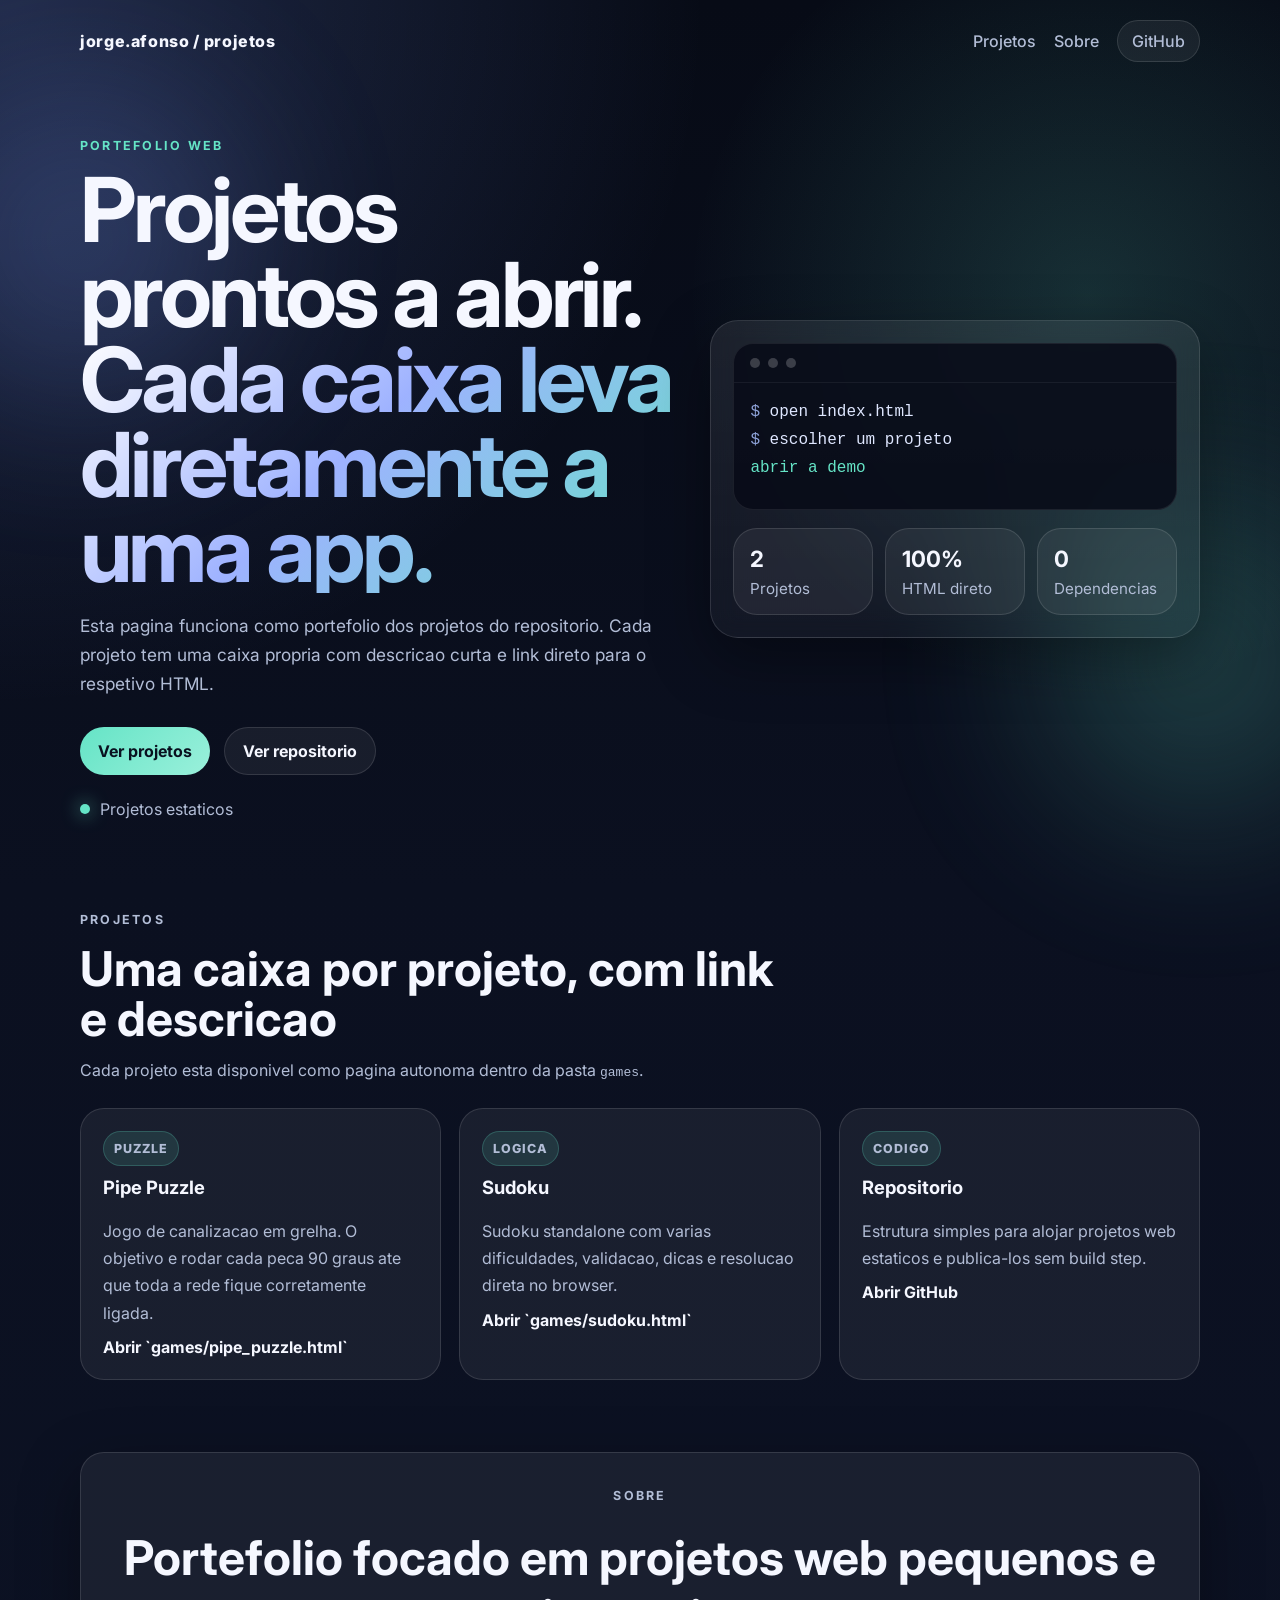
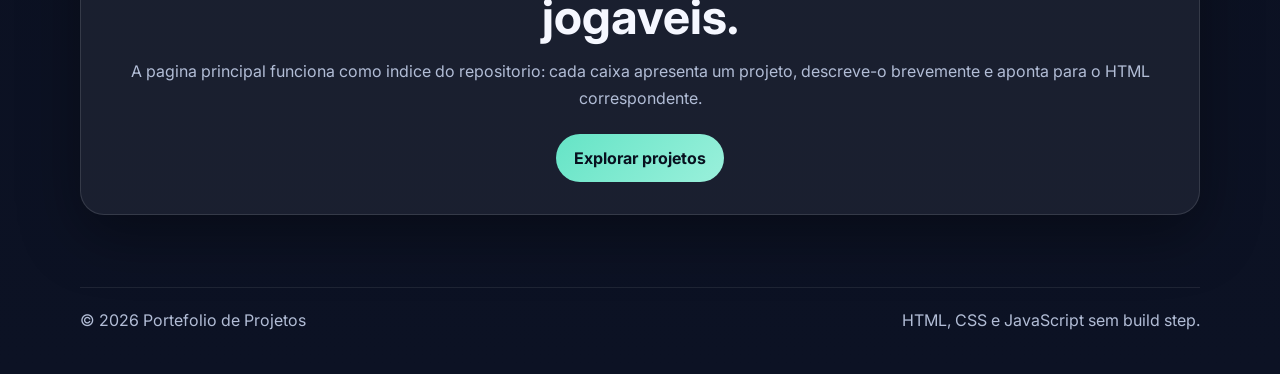
<file: index.html>
<!DOCTYPE html>
<html lang="pt">
<head>
  <meta charset="UTF-8" />
  <meta
    name="viewport"
    content="width=device-width, initial-scale=1.0"
  />
  <meta
    name="description"
    content="Portefolio de projetos web estaticos com demos jogaveis."
  />
  <title>Portefolio de Projetos</title>
  <link rel="preconnect" href="https://fonts.googleapis.com" />
  <link rel="preconnect" href="https://fonts.gstatic.com" crossorigin />
  <link
    href="https://fonts.googleapis.com/css2?family=Inter:wght@400;500;600;700;800&display=swap"
    rel="stylesheet"
  />
  <link rel="stylesheet" href="styles.css" />
</head>
<body>
  <div class="background-glow glow-1"></div>
  <div class="background-glow glow-2"></div>

  <header class="site-header">
    <div class="container header-inner">
      <a href="#" class="brand">jorge.afonso / projetos</a>

      <nav class="nav">
        <a href="#projects">Projetos</a>
        <a href="#about">Sobre</a>
        <a
          href="https://github.com/fatings/hello-world"
          target="_blank"
          rel="noreferrer"
          class="nav-button"
        >
          GitHub
        </a>
      </nav>
    </div>
  </header>

  <main>
    <section class="hero">
      <div class="container hero-grid">
        <div class="hero-copy">
          <p class="eyebrow">Portefolio web</p>

          <h1>
            Projetos prontos a abrir.
            <span class="gradient-text">Cada caixa leva diretamente a uma app.</span>
          </h1>

          <p class="hero-text">
            Esta pagina funciona como portefolio dos projetos do repositorio.
            Cada projeto tem uma caixa propria com descricao curta e link
            direto para o respetivo HTML.
          </p>

          <div class="hero-actions">
            <a href="#projects" class="button button-primary">Ver projetos</a>
            <a
              href="https://github.com/fatings/hello-world"
              target="_blank"
              rel="noreferrer"
              class="button button-secondary"
            >
              Ver repositorio
            </a>
          </div>

          <div class="hero-note">
            <span class="status-dot"></span>
            <span id="rotating-text">Projetos estaticos</span>
          </div>
        </div>

        <div class="hero-card">
          <div class="window">
            <div class="window-top">
              <span></span>
              <span></span>
              <span></span>
            </div>

            <div class="code-block">
              <p><span class="code-muted">$</span> open index.html</p>
              <p><span class="code-muted">$</span> escolher um projeto</p>
              <p><span class="code-accent">abrir a demo</span></p>
            </div>
          </div>

          <div class="mini-stats">
            <div class="stat-card">
              <strong>2</strong>
              <span>Projetos</span>
            </div>
            <div class="stat-card">
              <strong>100%</strong>
              <span>HTML direto</span>
            </div>
            <div class="stat-card">
              <strong>0</strong>
              <span>Dependencias</span>
            </div>
          </div>
        </div>
      </div>
    </section>

    <section id="projects" class="section">
      <div class="container">
        <div class="section-heading">
          <p class="eyebrow">Projetos</p>
          <h2>Uma caixa por projeto, com link e descricao</h2>
          <p>
            Cada projeto esta disponivel como pagina autonoma dentro da pasta
            <code>games</code>.
          </p>
        </div>

        <div class="feature-grid">
          <article class="feature-card feature-card-game">
            <p class="game-tag">Puzzle</p>
            <h3>Pipe Puzzle</h3>
            <p>
              Jogo de canalizacao em grelha. O objetivo e rodar cada peca 90
              graus ate que toda a rede fique corretamente ligada.
            </p>
            <a class="text-link" href="games/pipe_puzzle.html">Abrir `games/pipe_puzzle.html`</a>
          </article>

          <article class="feature-card feature-card-game">
            <p class="game-tag">Logica</p>
            <h3>Sudoku</h3>
            <p>
              Sudoku standalone com varias dificuldades, validacao, dicas e
              resolucao direta no browser.
            </p>
            <a class="text-link" href="games/sudoku.html">Abrir `games/sudoku.html`</a>
          </article>

          <article class="feature-card feature-card-game">
            <p class="game-tag">Codigo</p>
            <h3>Repositorio</h3>
            <p>
              Estrutura simples para alojar projetos web estaticos e publica-los
              sem build step.
            </p>
            <a
              class="text-link"
              href="https://github.com/fatings/hello-world"
              target="_blank"
              rel="noreferrer"
            >
              Abrir GitHub
            </a>
          </article>
        </div>
      </div>
    </section>

    <section id="about" class="section section-cta">
      <div class="container">
        <div class="cta-card">
          <p class="eyebrow">Sobre</p>
          <h2>Portefolio focado em projetos web pequenos e jogaveis.</h2>
          <p>
            A pagina principal funciona como indice do repositorio: cada caixa
            apresenta um projeto, descreve-o brevemente e aponta para o HTML
            correspondente.
          </p>

          <a
            href="#projects"
            class="button button-primary"
          >
            Explorar projetos
          </a>
        </div>
      </div>
    </section>
  </main>

  <footer class="site-footer">
    <div class="container footer-inner">
      <p>&copy; <span id="year"></span> Portefolio de Projetos</p>
      <p>HTML, CSS e JavaScript sem build step.</p>
    </div>
  </footer>

  <script src="script.js"></script>
</body>
</html>
</file>
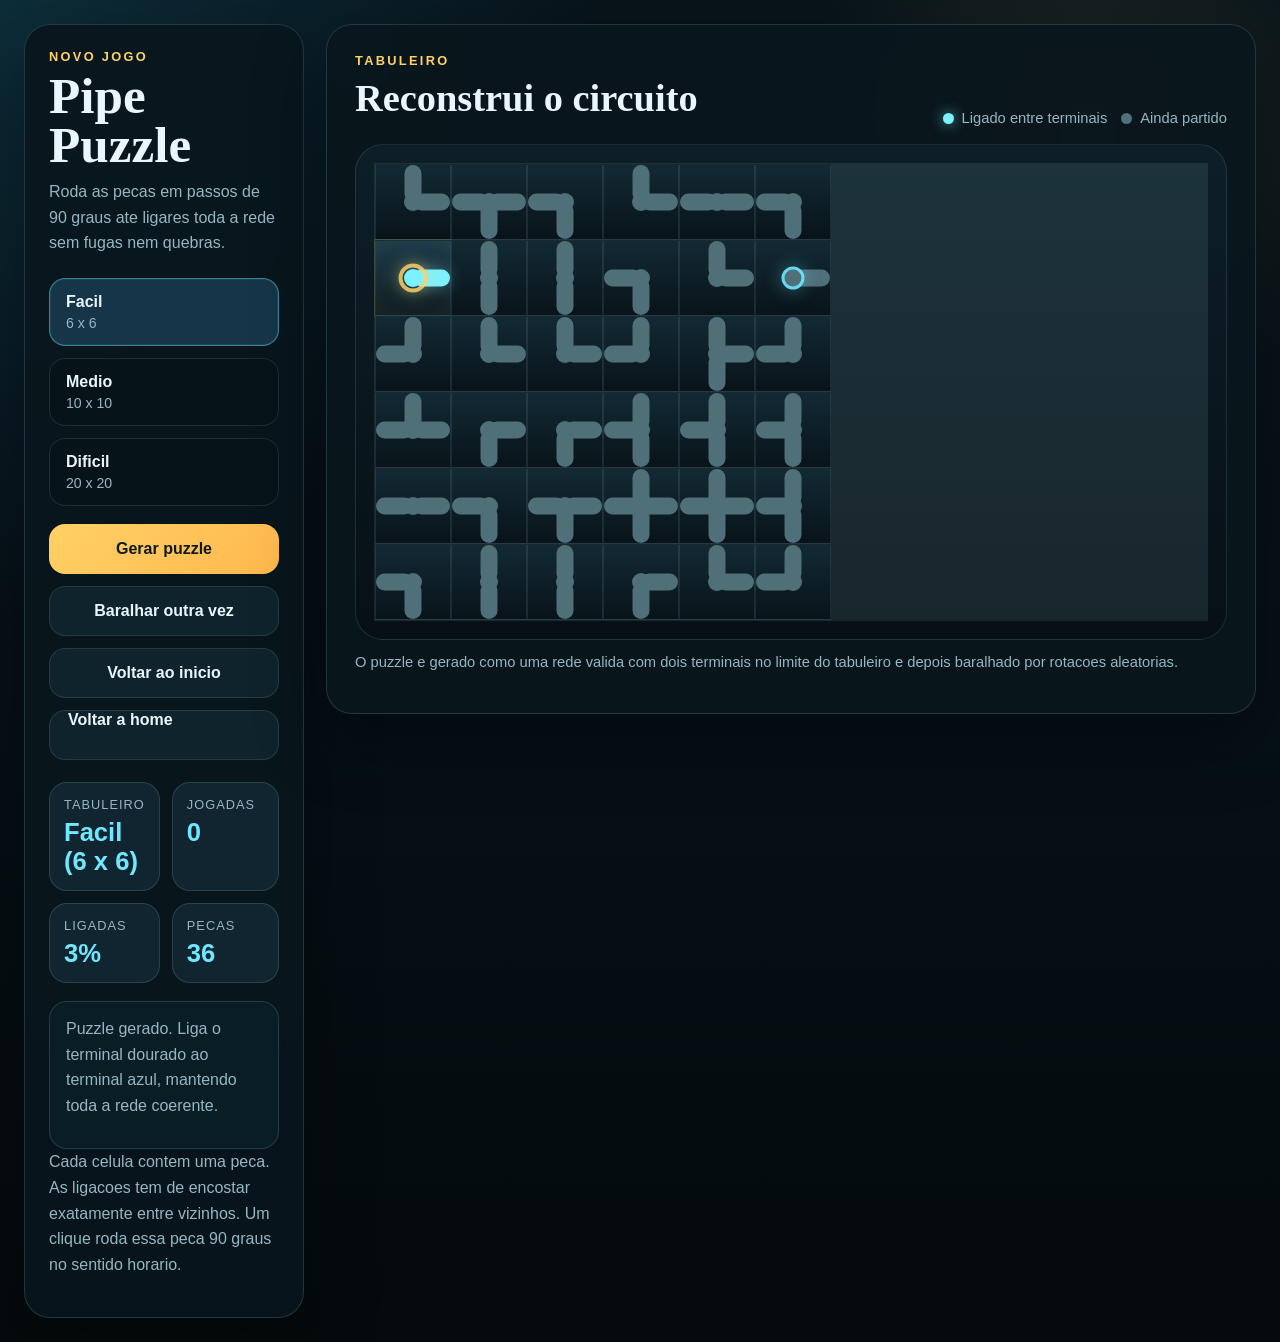
<file: games/pipe_puzzle.html>
<!DOCTYPE html>
<html lang="pt">
<head>
  <meta charset="UTF-8" />
  <meta name="viewport" content="width=device-width, initial-scale=1.0" />
  <title>Pipe Puzzle</title>
  <style>
    :root {
      --bg: #08141b;
      --panel: rgba(9, 22, 29, 0.92);
      --panel-strong: rgba(17, 39, 49, 0.96);
      --line: rgba(129, 173, 186, 0.22);
      --text: #e9f6fb;
      --muted: #96b7c2;
      --cyan: #6fe7ff;
      --gold: #ffd166;
      --pipe-off: #4f6f79;
      --pipe-on: #7cf2ff;
      --shadow: 0 24px 70px rgba(0, 0, 0, 0.35);
      --radius: 26px;
    }

    * {
      box-sizing: border-box;
    }

    body {
      margin: 0;
      min-height: 100vh;
      font-family: Georgia, "Times New Roman", serif;
      color: var(--text);
      background:
        radial-gradient(circle at top left, rgba(39, 199, 243, 0.14), transparent 32%),
        radial-gradient(circle at 85% 10%, rgba(255, 209, 102, 0.1), transparent 18%),
        linear-gradient(180deg, var(--bg) 0%, #061017 52%, #040a0d 100%);
      padding: 24px;
    }

    a {
      color: inherit;
      text-decoration: none;
    }

    .app {
      width: min(1280px, 100%);
      margin: 0 auto;
      display: grid;
      grid-template-columns: 280px minmax(0, 1fr);
      gap: 22px;
      align-items: start;
    }

    .panel {
      background: var(--panel);
      border: 1px solid var(--line);
      border-radius: var(--radius);
      box-shadow: var(--shadow);
      backdrop-filter: blur(12px);
    }

    .sidebar {
      padding: 24px;
      position: sticky;
      top: 24px;
    }

    .eyebrow {
      margin: 0 0 8px;
      color: var(--gold);
      font-size: 0.8rem;
      text-transform: uppercase;
      letter-spacing: 0.18em;
      font-weight: 700;
      font-family: Arial, sans-serif;
    }

    h1,
    h2,
    p {
      margin-top: 0;
    }

    h1 {
      margin-bottom: 10px;
      font-size: clamp(2.3rem, 4vw, 3.6rem);
      line-height: 0.95;
    }

    .subtitle,
    .note,
    .status-copy {
      color: var(--muted);
      line-height: 1.6;
      font-family: Arial, sans-serif;
    }

    .difficulty-grid {
      display: grid;
      grid-template-columns: 1fr;
      gap: 12px;
      margin: 22px 0 16px;
    }

    .difficulty-btn {
      text-align: left;
      padding: 14px 16px;
      border-radius: 16px;
      border: 1px solid rgba(129, 173, 186, 0.18);
      background: rgba(7, 19, 25, 0.9);
      color: var(--text);
      cursor: pointer;
      font-family: Arial, sans-serif;
      transition: background 140ms ease, border-color 140ms ease, transform 140ms ease;
    }

    .difficulty-btn:hover {
      transform: translateY(-1px);
      border-color: rgba(111, 231, 255, 0.32);
    }

    .difficulty-btn.active {
      background: rgba(23, 56, 74, 0.96);
      border-color: rgba(111, 231, 255, 0.42);
      box-shadow: inset 0 0 0 1px rgba(124, 242, 255, 0.08);
    }

    .difficulty-title {
      display: block;
      font-size: 1rem;
      font-weight: 800;
      margin-bottom: 4px;
    }

    .difficulty-meta {
      color: var(--muted);
      font-size: 0.88rem;
    }

    .actions,
    .stats {
      display: grid;
      gap: 12px;
    }

    .actions {
      margin: 18px 0 22px;
    }

    .btn {
      border: 0;
      border-radius: 16px;
      min-height: 50px;
      padding: 0 18px;
      cursor: pointer;
      font-size: 1rem;
      font-weight: 700;
      transition: background 140ms ease, opacity 140ms ease;
      font-family: Arial, sans-serif;
    }

    .btn.primary {
      background: linear-gradient(135deg, var(--gold), #ffb84d);
      color: #0f1a1e;
    }

    .btn.secondary {
      background: rgba(16, 36, 46, 0.95);
      color: var(--text);
      border: 1px solid rgba(129, 173, 186, 0.18);
    }

    .stats {
      grid-template-columns: 1fr 1fr;
      margin-bottom: 18px;
    }

    .card {
      background: var(--panel-strong);
      border: 1px solid var(--line);
      border-radius: 18px;
      padding: 14px;
    }

    .card-label {
      color: var(--muted);
      font-size: 0.8rem;
      text-transform: uppercase;
      letter-spacing: 0.08em;
      font-family: Arial, sans-serif;
      margin-bottom: 6px;
    }

    .card-value {
      font-size: 1.6rem;
      color: var(--cyan);
      font-weight: 700;
      font-family: Arial, sans-serif;
    }

    .status {
      padding: 14px 16px;
      border-radius: 18px;
      background: rgba(10, 30, 38, 0.95);
      border: 1px solid var(--line);
      min-height: 82px;
      display: flex;
      align-items: center;
    }

    .status.win {
      background: rgba(11, 143, 118, 0.2);
      border-color: rgba(111, 231, 255, 0.28);
    }

    .board-panel {
      padding: 28px;
    }

    .topbar {
      display: flex;
      justify-content: space-between;
      gap: 16px;
      align-items: end;
      margin-bottom: 18px;
    }

    .topbar h2 {
      font-size: clamp(1.7rem, 3vw, 2.5rem);
      margin-bottom: 6px;
    }

    .legend {
      display: flex;
      gap: 14px;
      flex-wrap: wrap;
      color: var(--muted);
      font-family: Arial, sans-serif;
      font-size: 0.92rem;
    }

    .legend span {
      display: inline-flex;
      align-items: center;
      gap: 8px;
    }

    .legend-dot {
      width: 11px;
      height: 11px;
      border-radius: 999px;
    }

    .legend-dot.connected {
      background: var(--pipe-on);
      box-shadow: 0 0 14px rgba(124, 242, 255, 0.7);
    }

    .legend-dot.disconnected {
      background: var(--pipe-off);
    }

    .board-frame {
      background:
        linear-gradient(180deg, rgba(13, 31, 40, 0.98), rgba(7, 16, 21, 0.98)),
        repeating-linear-gradient(
          45deg,
          rgba(111, 231, 255, 0.02) 0,
          rgba(111, 231, 255, 0.02) 12px,
          transparent 12px,
          transparent 24px
        );
      border-radius: 28px;
      border: 1px solid rgba(129, 173, 186, 0.18);
      padding: 18px;
      overflow: auto;
    }

    .board {
      display: grid;
      gap: 0;
      justify-content: start;
      background: rgba(129, 173, 186, 0.14);
      padding: 1px;
    }

    .tile {
      position: relative;
      width: var(--tile-size, 72px);
      aspect-ratio: 1;
      border: 1px solid rgba(129, 173, 186, 0.14);
      border-radius: 0;
      background: linear-gradient(180deg, rgba(18, 41, 52, 0.96), rgba(8, 18, 24, 0.96));
      cursor: pointer;
      transition: background 140ms ease, border-color 140ms ease;
      padding: 0;
    }

    .tile:hover {
      background: linear-gradient(180deg, rgba(24, 52, 65, 0.98), rgba(11, 24, 31, 0.98));
      border-color: rgba(111, 231, 255, 0.24);
      z-index: 2;
    }

    .tile.connected {
      background: linear-gradient(180deg, rgba(23, 56, 74, 0.98), rgba(11, 25, 32, 0.98));
      box-shadow: inset 0 0 0 1px rgba(124, 242, 255, 0.08);
    }

    .tile.origin {
      box-shadow: 0 0 0 1px rgba(255, 209, 102, 0.14), inset 0 0 26px rgba(255, 209, 102, 0.08);
    }

    .pipe-core,
    .pipe-arm {
      position: absolute;
      background: var(--pipe-off);
      transition: background 180ms ease, box-shadow 180ms ease;
      border-radius: 999px;
      z-index: 1;
    }

    .tile.connected .pipe-core,
    .tile.connected .pipe-arm {
      background: var(--pipe-on);
      box-shadow: 0 0 16px rgba(124, 242, 255, 0.36);
    }

    .pipe-core {
      top: 50%;
      left: 50%;
      width: var(--pipe-core-size, 16px);
      height: var(--pipe-core-size, 16px);
      transform: translate(-50%, -50%);
    }

    .pipe-arm.top,
    .pipe-arm.bottom {
      left: 50%;
      width: var(--pipe-thickness, 16px);
      transform: translateX(-50%);
    }

    .pipe-arm.left,
    .pipe-arm.right {
      top: 50%;
      height: var(--pipe-thickness, 16px);
      transform: translateY(-50%);
    }

    .pipe-arm.top {
      top: 0;
      height: 50%;
    }

    .pipe-arm.right {
      right: 0;
      width: 50%;
    }

    .pipe-arm.bottom {
      bottom: 0;
      height: 50%;
    }

    .pipe-arm.left {
      left: 0;
      width: 50%;
    }

    .pipe-origin,
    .pipe-target {
      position: absolute;
      top: 50%;
      left: 50%;
      border-radius: 999px;
      transform: translate(-50%, -50%);
      z-index: 2;
      pointer-events: none;
    }

    .pipe-origin {
      width: var(--origin-size, 28px);
      height: var(--origin-size, 28px);
      border: var(--origin-ring, 4px) solid rgba(255, 209, 102, 0.85);
      box-shadow: 0 0 20px rgba(255, 209, 102, 0.45);
    }

    .pipe-target {
      width: var(--target-size, 22px);
      height: var(--target-size, 22px);
      border: var(--target-ring, 3px) solid rgba(111, 231, 255, 0.92);
      box-shadow: 0 0 18px rgba(111, 231, 255, 0.36);
    }

    .footer {
      margin-top: 14px;
      color: var(--muted);
      font-family: Arial, sans-serif;
      font-size: 0.92rem;
    }

    @media (max-width: 980px) {
      .app {
        grid-template-columns: 1fr;
      }

      .sidebar {
        position: static;
      }
    }

    @media (max-width: 720px) {
      body {
        padding: 12px;
      }

      .topbar {
        flex-direction: column;
        align-items: start;
      }

      .stats {
        grid-template-columns: 1fr;
      }
    }
  </style>
</head>
<body>
  <main class="app">
    <aside class="panel sidebar">
      <p class="eyebrow">Novo jogo</p>
      <h1>Pipe Puzzle</h1>
      <p class="subtitle">
        Roda as pecas em passos de 90 graus ate ligares toda a rede sem fugas nem quebras.
      </p>

      <div class="difficulty-grid" aria-label="Dificuldade">
        <button class="difficulty-btn active" data-difficulty="easy" type="button">
          <span class="difficulty-title">Facil</span>
          <span class="difficulty-meta">6 x 6</span>
        </button>
        <button class="difficulty-btn" data-difficulty="medium" type="button">
          <span class="difficulty-title">Medio</span>
          <span class="difficulty-meta">10 x 10</span>
        </button>
        <button class="difficulty-btn" data-difficulty="hard" type="button">
          <span class="difficulty-title">Dificil</span>
          <span class="difficulty-meta">20 x 20</span>
        </button>
      </div>

      <div class="actions">
        <button class="btn primary" id="newGameBtn">Gerar puzzle</button>
        <button class="btn secondary" id="shuffleBtn">Baralhar outra vez</button>
        <button class="btn secondary" id="resetBtn">Voltar ao inicio</button>
        <a class="btn secondary" href="../index.html">Voltar a home</a>
      </div>

      <section class="stats" aria-label="Estatisticas">
        <div class="card">
          <div class="card-label">Tabuleiro</div>
          <div class="card-value" id="sizeStat">6 x 6</div>
        </div>
        <div class="card">
          <div class="card-label">Jogadas</div>
          <div class="card-value" id="movesStat">0</div>
        </div>
        <div class="card">
          <div class="card-label">Ligadas</div>
          <div class="card-value" id="connectedStat">0%</div>
        </div>
        <div class="card">
          <div class="card-label">Pecas</div>
          <div class="card-value" id="pieceStat">0</div>
        </div>
      </section>

      <section class="status" id="statusBox">
        <p class="status-copy" id="statusText">
          Gera um tabuleiro e roda as pecas ate que toda a canalizacao fique corretamente ligada.
        </p>
      </section>

      <p class="note">
        Cada celula contem uma peca. As ligacoes tem de encostar exatamente entre vizinhos.
        Um clique roda essa peca 90 graus no sentido horario.
      </p>
    </aside>

    <section class="panel board-panel">
      <div class="topbar">
        <div>
          <p class="eyebrow">Tabuleiro</p>
          <h2>Reconstrui o circuito</h2>
        </div>
        <div class="legend" aria-label="Legenda">
          <span><i class="legend-dot connected"></i> Ligado entre terminais</span>
          <span><i class="legend-dot disconnected"></i> Ainda partido</span>
        </div>
      </div>

      <div class="board-frame">
        <div class="board" id="board" aria-label="Tabuleiro Pipe Puzzle"></div>
      </div>

      <p class="footer">
        O puzzle e gerado como uma rede valida com dois terminais no limite do tabuleiro e depois baralhado por rotacoes aleatorias.
      </p>
    </section>
  </main>

  <script>
    const DIRS = [
      { dr: -1, dc: 0, bit: 1, opposite: 4, className: "top" },
      { dr: 0, dc: 1, bit: 2, opposite: 8, className: "right" },
      { dr: 1, dc: 0, bit: 4, opposite: 1, className: "bottom" },
      { dr: 0, dc: -1, bit: 8, opposite: 2, className: "left" }
    ];

    class PipePuzzleGame {
      constructor() {
        this.boardEl = document.getElementById("board");
        this.statusBox = document.getElementById("statusBox");
        this.statusText = document.getElementById("statusText");
        this.sizeStat = document.getElementById("sizeStat");
        this.movesStat = document.getElementById("movesStat");
        this.connectedStat = document.getElementById("connectedStat");
        this.pieceStat = document.getElementById("pieceStat");
        this.rows = 6;
        this.cols = 6;
        this.difficulties = {
          easy: { rows: 6, cols: 6, label: "Facil" },
          medium: { rows: 10, cols: 10, label: "Medio" },
          hard: { rows: 20, cols: 20, label: "Dificil" }
        };
        this.difficulty = "easy";
        this.moves = 0;
        this.origin = { row: 0, col: 0 };
        this.target = { row: 0, col: 0 };
        this.solution = [];
        this.board = [];
        this.startBoard = [];
        this.connected = [];
        this.bindEvents();
        this.generateGame();
      }

      bindEvents() {
        document.querySelectorAll(".difficulty-btn").forEach((button) => {
          button.addEventListener("click", () => {
            document.querySelectorAll(".difficulty-btn").forEach((item) => item.classList.remove("active"));
            button.classList.add("active");
            this.difficulty = button.dataset.difficulty;
            this.generateGame();
          });
        });

        document.getElementById("newGameBtn").addEventListener("click", () => {
          this.generateGame();
        });

        document.getElementById("shuffleBtn").addEventListener("click", () => {
          if (!this.solution.length) return;
          this.shuffleFromSolution();
        });

        document.getElementById("resetBtn").addEventListener("click", () => {
          if (!this.startBoard.length) return;
          this.board = this.startBoard.map((row) => [...row]);
          this.moves = 0;
          this.refresh();
        });
      }

      generateGame() {
        const preset = this.difficulties[this.difficulty] || this.difficulties.easy;
        this.cols = preset.cols;
        this.rows = preset.rows;
        this.solution = this.buildSolvedBoard(this.rows, this.cols);
        this.moves = 0;
        this.shuffleFromSolution();
      }

      buildSolvedBoard(rows, cols) {
        const maxAttempts = 48;
        let fallback = null;

        for (let attempt = 0; attempt < maxAttempts; attempt++) {
          const candidate = this.buildCandidateBoard(rows, cols);
          if (!candidate) continue;

          const quality = this.evaluateCandidateBoard(candidate.board, rows, cols, candidate.origin, candidate.target);
          if (!fallback || quality.score > fallback.quality.score) {
            fallback = { ...candidate, quality };
          }

          if (quality.accepted) {
            this.origin = candidate.origin;
            this.target = candidate.target;
            return candidate.board;
          }
        }

        if (!fallback) {
          const boundary = this.getBoundaryCells(rows, cols);
          const seed = boundary[0];
          const board = this.buildRandomTree(rows, cols, seed);
          const leaves = this.getBoundaryLeaves(board, rows, cols);
          const endpoints = this.pickLeafEndpoints(leaves.length >= 2 ? leaves : boundary);
          this.origin = endpoints.origin;
          this.target = endpoints.target;
          this.removeDeadEnds(board, rows, cols);
          return board;
        }

        this.origin = fallback.origin;
        this.target = fallback.target;
        return fallback.board;
      }

      buildCandidateBoard(rows, cols) {
        const boundary = this.getBoundaryCells(rows, cols);
        const seed = boundary[Math.floor(Math.random() * boundary.length)];
        const board = this.buildRandomTree(rows, cols, seed);
        const leaves = this.getBoundaryLeaves(board, rows, cols);

        if (leaves.length < 2) {
          return null;
        }

        const endpoints = this.pickLeafEndpoints(leaves);
        this.origin = endpoints.origin;
        this.target = endpoints.target;

        this.removeDeadEnds(board, rows, cols);
        this.addCycleEdges(board, rows, cols);
        this.removeDeadEnds(board, rows, cols);

        if (!this.hasValidEndpointShape(board)) {
          return null;
        }

        return {
          board,
          origin: { ...this.origin },
          target: { ...this.target }
        };
      }

      buildRandomTree(rows, cols, start) {
        const board = Array.from({ length: rows }, () => Array(cols).fill(0));
        const visited = Array.from({ length: rows }, () => Array(cols).fill(false));
        const stack = [[start.row, start.col]];
        visited[start.row][start.col] = true;

        while (stack.length) {
          const [row, col] = stack[stack.length - 1];
          const neighbors = this.shuffle(
            DIRS.filter((dir) => {
              const nr = row + dir.dr;
              const nc = col + dir.dc;
              return nr >= 0 && nr < rows && nc >= 0 && nc < cols && !visited[nr][nc];
            })
          );

          if (!neighbors.length) {
            stack.pop();
            continue;
          }

          const next = neighbors[0];
          const nr = row + next.dr;
          const nc = col + next.dc;
          visited[nr][nc] = true;
          board[row][col] |= next.bit;
          board[nr][nc] |= next.opposite;
          stack.push([nr, nc]);
        }

        return board;
      }

      removeDeadEnds(board, rows, cols) {
        let changed = true;

        while (changed) {
          changed = false;

          for (let row = 0; row < rows; row++) {
            for (let col = 0; col < cols; col++) {
              const degree = this.countConnections(board[row][col]);
              if (degree !== 1) continue;
              if (this.isEndpoint(row, col)) continue;

              const candidates = this.shuffle(
                DIRS.filter((dir) => {
                  const nr = row + dir.dr;
                  const nc = col + dir.dc;
                  if (nr < 0 || nr >= rows || nc < 0 || nc >= cols) return false;
                  return !(board[row][col] & dir.bit);
                })
              );

              const preferred = candidates.find((dir) => {
                const nr = row + dir.dr;
                const nc = col + dir.dc;
                return this.countConnections(board[nr][nc]) !== 1;
              });

              const chosen = preferred || candidates[0];
              if (!chosen) continue;

              const nr = row + chosen.dr;
              const nc = col + chosen.dc;
              board[row][col] |= chosen.bit;
              board[nr][nc] |= chosen.opposite;
              changed = true;
            }
          }
        }
      }

      addCycleEdges(board, rows, cols) {
        const targetCycles = Math.max(2, Math.round((rows * cols) / 9));
        let remaining = targetCycles;

        while (remaining > 0) {
          const candidates = this.collectCycleCandidates(board, rows, cols);
          if (!candidates.length) break;

          const chosen = this.pickWeighted(candidates);
          const { row, col, dir } = chosen;
          const nr = row + dir.dr;
          const nc = col + dir.dc;

          board[row][col] |= dir.bit;
          board[nr][nc] |= dir.opposite;
          remaining--;
        }
      }

      collectCycleCandidates(board, rows, cols) {
        const candidates = [];

        for (let row = 0; row < rows; row++) {
          for (let col = 0; col < cols; col++) {
            if (this.isEndpoint(row, col)) continue;

            for (const dir of DIRS) {
              const nr = row + dir.dr;
              const nc = col + dir.dc;
              if (nr < 0 || nr >= rows || nc < 0 || nc >= cols) continue;
              if (dir.bit === 1 || dir.bit === 8) continue;
              if (this.isEndpoint(nr, nc)) continue;
              if (board[row][col] & dir.bit) continue;

              const leftDegree = this.countConnections(board[row][col]);
              const rightDegree = this.countConnections(board[nr][nc]);
              if (leftDegree >= 3 && rightDegree >= 3) continue;

              let weight = 1;
              if (leftDegree === 1) weight += 5;
              if (rightDegree === 1) weight += 5;
              if (leftDegree === 2) weight += 3;
              if (rightDegree === 2) weight += 3;
              if (!this.isBoundaryCell(row, col, rows, cols)) weight += 2;
              if (!this.isBoundaryCell(nr, nc, rows, cols)) weight += 2;
              if (leftDegree === 3 || rightDegree === 3) weight -= 1;

              candidates.push({ row, col, dir, weight: Math.max(1, weight) });
            }
          }
        }

        return candidates;
      }

      getBoundaryCells(rows, cols) {
        const boundary = [];

        for (let row = 0; row < rows; row++) {
          for (let col = 0; col < cols; col++) {
            if (row === 0 || row === rows - 1 || col === 0 || col === cols - 1) {
              boundary.push({ row, col });
            }
          }
        }

        return boundary;
      }

      getBoundaryLeaves(board, rows, cols) {
        return this.getBoundaryCells(rows, cols).filter((cell) => this.countConnections(board[cell.row][cell.col]) === 1);
      }

      pickLeafEndpoints(leaves) {
        const origin = leaves[Math.floor(Math.random() * leaves.length)];
        const ranked = leaves
          .filter((cell) => !(cell.row === origin.row && cell.col === origin.col))
          .map((cell) => ({
            ...cell,
            distance: Math.abs(cell.row - origin.row) + Math.abs(cell.col - origin.col)
          }))
          .sort((a, b) => b.distance - a.distance);

        const topBand = ranked.slice(0, Math.max(2, Math.ceil(ranked.length / 4)));
        const target = topBand[Math.floor(Math.random() * topBand.length)];
        return { origin: { row: origin.row, col: origin.col }, target: { row: target.row, col: target.col } };
      }

      hasValidEndpointShape(board) {
        return (
          this.countConnections(board[this.origin.row][this.origin.col]) === 1 &&
          this.countConnections(board[this.target.row][this.target.col]) === 1
        );
      }

      evaluateCandidateBoard(board, rows, cols, origin, target) {
        const degrees = [];
        let deadEnds = 0;
        let ambiguousPieces = 0;
        let heavyJunctions = 0;

        for (let row = 0; row < rows; row++) {
          for (let col = 0; col < cols; col++) {
            const degree = this.countConnections(board[row][col]);
            degrees.push(degree);

            const isEndpoint = (row === origin.row && col === origin.col) || (row === target.row && col === target.col);
            if (!isEndpoint && degree === 1) deadEnds++;
            if (!isEndpoint && (degree === 2 || degree === 3)) ambiguousPieces++;
            if (degree === 4) heavyJunctions++;
          }
        }

        const edges = degrees.reduce((sum, degree) => sum + degree, 0) / 2;
        const cycles = edges - (rows * cols) + 1;
        const endpointDistance = Math.abs(origin.row - target.row) + Math.abs(origin.col - target.col);
        const uniqueness = this.estimateSolutionMultiplicity(board, rows, cols, origin, target);

        const accepted =
          deadEnds === 0 &&
          cycles >= Math.max(2, Math.floor((rows + cols) / 4)) &&
          ambiguousPieces >= Math.floor((rows * cols) * 0.55) &&
          uniqueness.accepted;

        const score =
          ambiguousPieces * 8 +
          cycles * 11 +
          endpointDistance * 4 -
          heavyJunctions * 2 -
          deadEnds * 20 -
          uniqueness.penalty;

        return { accepted, score };
      }

      estimateSolutionMultiplicity(board, rows, cols, origin, target) {
        const cellCount = rows * cols;
        const exactLimit = cellCount <= 36 ? 2 : 1;
        const budget = cellCount <= 36 ? 50000 : 12000;
        const result = this.countSolutionsForBoard(board, rows, cols, origin, target, exactLimit, budget);

        if (result.solutions > 1) {
          return { accepted: false, penalty: 60 };
        }

        if (!result.exhaustive && cellCount > 36) {
          return { accepted: true, penalty: 10 };
        }

        if (!result.exhaustive) {
          return { accepted: false, penalty: 25 };
        }

        return { accepted: result.solutions === 1, penalty: result.solutions === 1 ? 0 : 60 };
      }

      shuffleFromSolution() {
        const shuffled = this.solution.map((row, rowIndex) =>
          row.map((mask, colIndex) => {
            const piece = this.canonicalPiece(mask);
            let rotations = Math.floor(Math.random() * 4);

            if (rowIndex === this.origin.row && colIndex === this.origin.col) {
              rotations = (rotations + 1 + (piece === 5 ? 1 : 0)) % 4;
            }

            return this.rotateMask(mask, rotations);
          })
        );

        this.board = shuffled;
        this.startBoard = shuffled.map((row) => [...row]);

        if (this.checkSolved()) {
          this.shuffleFromSolution();
          return;
        }

        this.refresh();
      }

      canonicalPiece(mask) {
        const rotations = new Set();
        let current = mask;
        for (let i = 0; i < 4; i++) {
          rotations.add(current);
          current = this.rotateMask(current, 1);
        }
        return Math.min(...rotations);
      }

      rotateMask(mask, turns = 1) {
        let result = mask;
        for (let i = 0; i < turns; i++) {
          const next =
            ((result & 8) ? 1 : 0) |
            ((result & 1) ? 2 : 0) |
            ((result & 2) ? 4 : 0) |
            ((result & 4) ? 8 : 0);
          result = next;
        }
        return result;
      }

      countConnections(mask) {
        let count = 0;
        for (const dir of DIRS) {
          if (mask & dir.bit) count++;
        }
        return count;
      }

      isEndpoint(row, col) {
        return (
          (row === this.origin.row && col === this.origin.col) ||
          (row === this.target.row && col === this.target.col)
        );
      }

      isBoundaryCell(row, col, rows, cols) {
        return row === 0 || row === rows - 1 || col === 0 || col === cols - 1;
      }

      countSolutionsForBoard(board, rows, cols, origin, target, limit, budget) {
        const pieceTypes = board.map((row) => row.map((mask) => this.canonicalPiece(mask)));
        const domains = pieceTypes.map((row, rowIndex) =>
          row.map((piece, colIndex) => this.buildDomainForCell(piece, rowIndex, colIndex, rows, cols))
        );
        const assignments = Array.from({ length: rows }, () => Array(cols).fill(null));
        const state = { solutions: 0, visited: 0, exhaustive: true };

        const backtrack = () => {
          if (state.solutions >= limit) return;
          if (state.visited >= budget) {
            state.exhaustive = false;
            return;
          }

          const choice = this.pickNextCell(assignments, domains, rows, cols);
          if (!choice) {
            state.visited++;
            const solvedBoard = assignments.map((row) => row.slice());
            if (this.isSolvedAssignment(solvedBoard, rows, cols, origin, target)) {
              state.solutions++;
            }
            return;
          }

          const { row, col, domain } = choice;
          for (const orientation of domain) {
            if (!this.isOrientationConsistent(assignments, domains, rows, cols, row, col, orientation)) continue;
            assignments[row][col] = orientation;
            state.visited++;
            backtrack();
            assignments[row][col] = null;
            if (state.solutions >= limit || !state.exhaustive) return;
          }
        };

        backtrack();
        return state;
      }

      buildDomainForCell(piece, row, col, rows, cols) {
        const options = [];
        let current = piece;
        const seen = new Set();

        for (let i = 0; i < 4; i++) {
          if (!seen.has(current) && this.isMaskInsideBoard(current, row, col, rows, cols)) {
            options.push(current);
            seen.add(current);
          }
          current = this.rotateMask(current, 1);
        }

        return options;
      }

      isMaskInsideBoard(mask, row, col, rows, cols) {
        for (const dir of DIRS) {
          if (!(mask & dir.bit)) continue;
          const nr = row + dir.dr;
          const nc = col + dir.dc;
          if (nr < 0 || nr >= rows || nc < 0 || nc >= cols) return false;
        }
        return true;
      }

      pickNextCell(assignments, domains, rows, cols) {
        let best = null;

        for (let row = 0; row < rows; row++) {
          for (let col = 0; col < cols; col++) {
            if (assignments[row][col] !== null) continue;
            const domain = domains[row][col].filter((orientation) =>
              this.isOrientationConsistent(assignments, domains, rows, cols, row, col, orientation)
            );

            if (!domain.length) {
              return { row, col, domain: [] };
            }

            if (!best || domain.length < best.domain.length) {
              best = { row, col, domain };
              if (domain.length === 1) return best;
            }
          }
        }

        return best;
      }

      isOrientationConsistent(assignments, domains, rows, cols, row, col, orientation) {
        for (const dir of DIRS) {
          const nr = row + dir.dr;
          const nc = col + dir.dc;
          const hasEdge = Boolean(orientation & dir.bit);

          if (nr < 0 || nr >= rows || nc < 0 || nc >= cols) {
            if (hasEdge) return false;
            continue;
          }

          const assignedNeighbor = assignments[nr][nc];
          if (assignedNeighbor !== null) {
            const neighborEdge = Boolean(assignedNeighbor & dir.opposite);
            if (hasEdge !== neighborEdge) return false;
            continue;
          }

          const neighborCanMatch = domains[nr][nc].some((neighborOrientation) => {
            const neighborEdge = Boolean(neighborOrientation & dir.opposite);
            return neighborEdge === hasEdge;
          });

          if (!neighborCanMatch) return false;
        }

        return true;
      }

      isSolvedAssignment(board, rows, cols, origin, target) {
        const connected = Array.from({ length: rows }, () => Array(cols).fill(false));
        const queue = [[origin.row, origin.col]];
        connected[origin.row][origin.col] = true;

        while (queue.length) {
          const [row, col] = queue.shift();
          for (const dir of DIRS) {
            if (!(board[row][col] & dir.bit)) continue;
            const nr = row + dir.dr;
            const nc = col + dir.dc;
            if (!(board[nr][nc] & dir.opposite)) return false;
            if (!connected[nr][nc]) {
              connected[nr][nc] = true;
              queue.push([nr, nc]);
            }
          }
        }

        if (!connected[target.row][target.col]) return false;

        for (let row = 0; row < rows; row++) {
          for (let col = 0; col < cols; col++) {
            if (!connected[row][col]) return false;
          }
        }

        return true;
      }

      refresh() {
        const analysis = this.analyzeBoard();
        this.connected = analysis.connected;
        this.renderBoard();
        this.updateStats(analysis);
        this.updateStatus(analysis);
      }

      analyzeBoard() {
        const connected = Array.from({ length: this.rows }, () => Array(this.cols).fill(false));
        const queue = [[this.origin.row, this.origin.col]];
        connected[this.origin.row][this.origin.col] = true;

        while (queue.length) {
          const [row, col] = queue.shift();
          const mask = this.board[row][col];

          for (const dir of DIRS) {
            if (!(mask & dir.bit)) continue;
            const nr = row + dir.dr;
            const nc = col + dir.dc;
            if (nr < 0 || nr >= this.rows || nc < 0 || nc >= this.cols) continue;
            if (!(this.board[nr][nc] & dir.opposite)) continue;
            if (!connected[nr][nc]) {
              connected[nr][nc] = true;
              queue.push([nr, nc]);
            }
          }
        }

        let validEdges = true;
        let connectedCount = 0;

        for (let row = 0; row < this.rows; row++) {
          for (let col = 0; col < this.cols; col++) {
            if (connected[row][col]) connectedCount++;

            const mask = this.board[row][col];
            for (const dir of DIRS) {
              if (!(mask & dir.bit)) continue;
              const nr = row + dir.dr;
              const nc = col + dir.dc;
              if (nr < 0 || nr >= this.rows || nc < 0 || nc >= this.cols) {
                validEdges = false;
                continue;
              }
              if (!(this.board[nr][nc] & dir.opposite)) {
                validEdges = false;
              }
            }
          }
        }

        return {
          connected,
          connectedCount,
          total: this.rows * this.cols,
          solved: validEdges && connectedCount === this.rows * this.cols
        };
      }

      renderBoard() {
        const tileSize = this.computeTileSize();
        const pipeThickness = Math.max(6, Math.round(tileSize * 0.22));
        const coreSize = Math.max(8, Math.round(pipeThickness * 1.05));
        const originSize = Math.max(16, Math.round(tileSize * 0.38));
        const targetSize = Math.max(12, Math.round(tileSize * 0.3));
        this.boardEl.style.setProperty("--tile-size", `${tileSize}px`);
        this.boardEl.style.setProperty("--pipe-thickness", `${pipeThickness}px`);
        this.boardEl.style.setProperty("--pipe-core-size", `${coreSize}px`);
        this.boardEl.style.setProperty("--origin-size", `${originSize}px`);
        this.boardEl.style.setProperty("--target-size", `${targetSize}px`);
        this.boardEl.style.setProperty("--origin-ring", `${Math.max(2, Math.round(tileSize * 0.05))}px`);
        this.boardEl.style.setProperty("--target-ring", `${Math.max(2, Math.round(tileSize * 0.04))}px`);
        this.boardEl.style.gridTemplateColumns = `repeat(${this.cols}, ${tileSize}px)`;
        this.boardEl.innerHTML = "";

        for (let row = 0; row < this.rows; row++) {
          for (let col = 0; col < this.cols; col++) {
            const mask = this.board[row][col];
            const tile = document.createElement("button");
            tile.type = "button";
            tile.className = "tile";

            if (this.connected[row][col]) {
              tile.classList.add("connected");
            }

            if (row === this.origin.row && col === this.origin.col) {
              tile.classList.add("origin");
            }

            tile.setAttribute("aria-label", `Peca ${col + 1}, ${row + 1}`);
            tile.addEventListener("click", () => this.rotateTile(row, col));

            const core = document.createElement("span");
            core.className = "pipe-core";
            tile.appendChild(core);

            for (const dir of DIRS) {
              if (!(mask & dir.bit)) continue;
              const arm = document.createElement("span");
              arm.className = `pipe-arm ${dir.className}`;
              tile.appendChild(arm);
            }

            if (row === this.origin.row && col === this.origin.col) {
              const originBadge = document.createElement("span");
              originBadge.className = "pipe-origin";
              tile.appendChild(originBadge);
            }

            if (row === this.target.row && col === this.target.col) {
              const targetBadge = document.createElement("span");
              targetBadge.className = "pipe-target";
              tile.appendChild(targetBadge);
            }

            this.boardEl.appendChild(tile);
          }
        }
      }

      computeTileSize() {
        const largest = Math.max(this.rows, this.cols);
        return Math.max(24, Math.min(76, Math.floor(760 / largest)));
      }

      rotateTile(row, col) {
        this.board[row][col] = this.rotateMask(this.board[row][col], 1);
        this.moves += 1;
        this.refresh();
      }

      updateStats(analysis) {
        this.sizeStat.textContent = `${this.difficulties[this.difficulty].label} (${this.cols} x ${this.rows})`;
        this.movesStat.textContent = this.moves;
        this.connectedStat.textContent = `${Math.round((analysis.connectedCount / analysis.total) * 100)}%`;
        this.pieceStat.textContent = analysis.total;
      }

      updateStatus(analysis) {
        this.statusBox.classList.toggle("win", analysis.solved);

        if (analysis.solved) {
          this.statusText.textContent = `Rede concluida. Ligaste ${analysis.total} pecas entre os dois terminais em ${this.moves} jogadas.`;
          return;
        }

        const missing = analysis.total - analysis.connectedCount;
        if (this.moves === 0) {
          this.statusText.textContent = "Puzzle gerado. Liga o terminal dourado ao terminal azul, mantendo toda a rede coerente.";
          return;
        }

        this.statusText.textContent = `Existem ${analysis.connectedCount} pecas ligadas a partir do terminal inicial e ${missing} ainda fora da rede.`;
      }

      checkSolved() {
        return this.analyzeBoard().solved;
      }

      shuffle(items) {
        const result = [...items];
        for (let i = result.length - 1; i > 0; i--) {
          const j = Math.floor(Math.random() * (i + 1));
          [result[i], result[j]] = [result[j], result[i]];
        }
        return result;
      }

      pickWeighted(items) {
        const total = items.reduce((sum, item) => sum + item.weight, 0);
        let cursor = Math.random() * total;

        for (const item of items) {
          cursor -= item.weight;
          if (cursor <= 0) return item;
        }

        return items[items.length - 1];
      }
    }

    new PipePuzzleGame();
  </script>
</body>
</html>
</file>
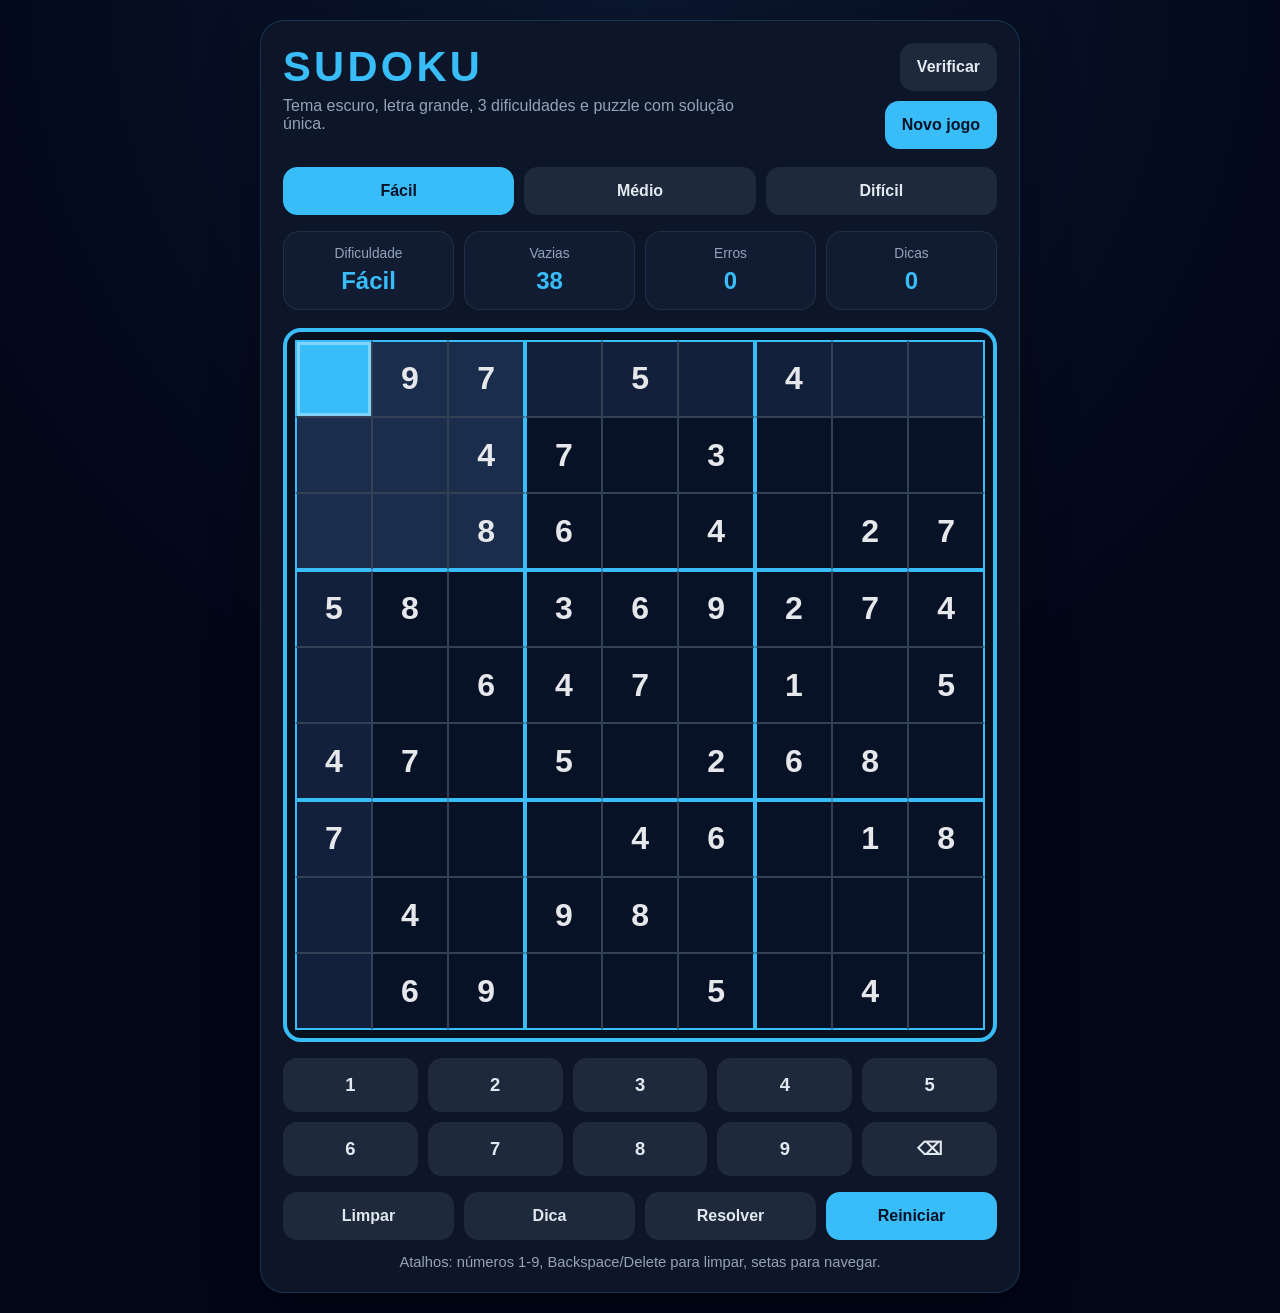
<file: games/sudoku.html>
<!DOCTYPE html>
<html lang="pt">
<head>
  <meta charset="UTF-8" />
  <meta name="viewport" content="width=device-width, initial-scale=1.0" />
  <title>Sudoku</title>
  <style>
    :root {
      --bg: #020617;
      --panel: #0f172a;
      --panel-2: #111c33;
      --cell: #081227;
      --line: #334155;
      --line-strong: #38bdf8;
      --text: #e2e8f0;
      --muted: #94a3b8;
      --accent: #38bdf8;
      --accent-2: #0ea5e9;
      --selected: #38bdf8;
      --selected-text: #081227;
      --related: #12203b;
      --box: #1b2d4d;
      --error: #7f1d1d;
      --error-text: #fecaca;
      --success: #064e3b;
      --success-text: #bbf7d0;
      --shadow: 0 16px 50px rgba(0,0,0,0.35);
    }

    * { box-sizing: border-box; margin: 0; padding: 0; }

    body {
      font-family: Inter, -apple-system, BlinkMacSystemFont, 'Segoe UI', Arial, sans-serif;
      background: radial-gradient(circle at top, #0b1730 0%, var(--bg) 55%);
      color: var(--text);
      min-height: 100vh;
      display: flex;
      justify-content: center;
      align-items: center;
      padding: 20px;
    }

    .app {
      width: min(100%, 760px);
      background: rgba(15, 23, 42, 0.92);
      border: 1px solid rgba(56, 189, 248, 0.18);
      border-radius: 24px;
      padding: 22px;
      box-shadow: var(--shadow);
      backdrop-filter: blur(10px);
    }

    .header {
      display: flex;
      justify-content: space-between;
      align-items: flex-start;
      gap: 16px;
      margin-bottom: 18px;
    }

    .title h1 {
      font-size: clamp(2rem, 4vw, 2.6rem);
      letter-spacing: 0.08em;
      color: var(--accent);
    }

    .title p {
      margin-top: 6px;
      color: var(--muted);
      font-size: 1rem;
    }

    .top-actions {
      display: flex;
      gap: 10px;
      flex-wrap: wrap;
      justify-content: flex-end;
    }

    .difficulty {
      display: grid;
      grid-template-columns: repeat(3, 1fr);
      gap: 10px;
      margin-bottom: 16px;
    }

    .stats {
      display: grid;
      grid-template-columns: repeat(4, 1fr);
      gap: 10px;
      margin-bottom: 18px;
    }

    .card {
      background: var(--panel-2);
      border: 1px solid rgba(148, 163, 184, 0.12);
      border-radius: 16px;
      padding: 14px;
      text-align: center;
    }

    .card-label {
      color: var(--muted);
      font-size: 0.86rem;
      margin-bottom: 6px;
    }

    .card-value {
      color: var(--accent);
      font-size: 1.5rem;
      font-weight: 800;
    }

    .btn {
      border: 1px solid transparent;
      background: #1e293b;
      color: var(--text);
      border-radius: 14px;
      padding: 12px 16px;
      font-size: 1rem;
      font-weight: 700;
      cursor: pointer;
      transition: 140ms ease;
      min-height: 48px;
    }

    .btn:hover { transform: translateY(-1px); }
    .btn:active { transform: translateY(0); }
    .btn.primary { background: var(--accent); color: #081227; }
    .btn.primary:hover { background: var(--accent-2); }
    .btn.secondary { background: #1e293b; color: var(--text); }
    .btn.secondary:hover { background: #29374b; }
    .btn.difficulty-btn.active {
      background: var(--accent);
      color: #081227;
      border-color: var(--accent);
    }

    .message {
      display: none;
      margin-bottom: 16px;
      border-radius: 16px;
      padding: 14px 16px;
      font-size: 1rem;
      font-weight: 700;
    }

    .message.show { display: block; }
    .message.success { background: var(--success); color: var(--success-text); }
    .message.error { background: var(--error); color: var(--error-text); }
    .message.info { background: #1e3a5f; color: #bfdbfe; }

    .board-wrap {
      background: #07101f;
      border: 4px solid var(--line-strong);
      border-radius: 18px;
      padding: 8px;
      margin-bottom: 16px;
    }

    .sudoku-grid {
      display: grid;
      grid-template-columns: repeat(9, 1fr);
      gap: 0;
      width: 100%;
      aspect-ratio: 1;
    }

    .cell {
      appearance: none;
      border-radius: 0;
      border: 0;
      outline: none;
      background: var(--cell);
      color: var(--accent);
      font-size: clamp(1.4rem, 3.7vw, 2rem);
      font-weight: 800;
      display: flex;
      align-items: center;
      justify-content: center;
      aspect-ratio: 1;
      cursor: pointer;
      transition: background-color 120ms ease, color 120ms ease, transform 120ms ease;
      user-select: none;
    }

    .cell:hover { background: #101c33; }
    .cell.given { color: #e5e7eb; }
    .cell.related { background: var(--related); }
    .cell.same-box { background: var(--box); }
    .cell.same-value { color: #7dd3fc; }
    .cell.selected {
      background: var(--selected);
      color: var(--selected-text);
      box-shadow: inset 0 0 0 3px rgba(255,255,255,0.35);
    }
    .cell.error {
      background: var(--error);
      color: var(--error-text);
    }
    .cell.locked {
      cursor: default;
    }

    .numpad {
      display: grid;
      grid-template-columns: repeat(5, 1fr);
      gap: 10px;
      margin-bottom: 16px;
    }

    .numpad .btn {
      font-size: 1.15rem;
      min-height: 54px;
    }

    .controls {
      display: grid;
      grid-template-columns: repeat(4, 1fr);
      gap: 10px;
    }

    .footer-note {
      margin-top: 14px;
      color: var(--muted);
      font-size: 0.92rem;
      text-align: center;
    }

    @media (max-width: 720px) {
      .header { flex-direction: column; }
      .top-actions { width: 100%; justify-content: stretch; }
      .top-actions .btn { flex: 1; }
      .stats { grid-template-columns: repeat(2, 1fr); }
      .controls { grid-template-columns: repeat(2, 1fr); }
    }

    @media (max-width: 520px) {
      body { padding: 10px; }
      .app { padding: 14px; border-radius: 18px; }
      .difficulty { grid-template-columns: 1fr; }
      .numpad { grid-template-columns: repeat(5, 1fr); gap: 8px; }
      .numpad .btn { min-height: 48px; }
    }
  </style>
</head>
<body>
  <main class="app">
    <section class="header">
      <div class="title">
        <h1>SUDOKU</h1>
        <p>Tema escuro, letra grande, 3 dificuldades e puzzle com solução única.</p>
      </div>
      <div class="top-actions">
        <button class="btn secondary" id="checkBtn">Verificar</button>
        <button class="btn primary" id="newGameBtn">Novo jogo</button>
      </div>
    </section>

    <section class="difficulty" aria-label="Dificuldade">
      <button class="btn difficulty-btn active" data-difficulty="easy">Fácil</button>
      <button class="btn difficulty-btn" data-difficulty="medium">Médio</button>
      <button class="btn difficulty-btn" data-difficulty="hard">Difícil</button>
    </section>

    <section class="stats">
      <div class="card"><div class="card-label">Dificuldade</div><div class="card-value" id="difficultyLabel">Fácil</div></div>
      <div class="card"><div class="card-label">Vazias</div><div class="card-value" id="emptyCount">0</div></div>
      <div class="card"><div class="card-label">Erros</div><div class="card-value" id="errorCount">0</div></div>
      <div class="card"><div class="card-label">Dicas</div><div class="card-value" id="hintCount">0</div></div>
    </section>

    <div class="message" id="message"></div>

    <section class="board-wrap">
      <div class="sudoku-grid" id="grid" aria-label="Tabuleiro Sudoku"></div>
    </section>

    <section class="numpad" id="numpad"></section>

    <section class="controls">
      <button class="btn secondary" id="clearBtn">Limpar</button>
      <button class="btn secondary" id="hintBtn">Dica</button>
      <button class="btn secondary" id="solveBtn">Resolver</button>
      <button class="btn primary" id="restartBtn">Reiniciar</button>
    </section>

    <p class="footer-note">Atalhos: números 1-9, Backspace/Delete para limpar, setas para navegar.</p>
  </main>

  <script>
    class SudokuGame {
      constructor() {
        this.size = 9;
        this.box = 3;
        this.difficulties = {
          easy: { remove: 38, label: 'Fácil' },
          medium: { remove: 46, label: 'Médio' },
          hard: { remove: 54, label: 'Difícil' }
        };
        this.difficulty = 'easy';
        this.solution = [];
        this.initialBoard = [];
        this.board = [];
        this.givenCells = new Set();
        this.selectedCell = { row: 0, col: 0 };
        this.errors = 0;
        this.hints = 0;
        this.gridEl = document.getElementById('grid');
        this.messageEl = document.getElementById('message');
        this.init();
      }

      init() {
        this.bindEvents();
        this.createNumpad();
        this.startGame();
      }

      bindEvents() {
        document.querySelectorAll('.difficulty-btn').forEach(btn => {
          btn.addEventListener('click', () => {
            document.querySelectorAll('.difficulty-btn').forEach(b => b.classList.remove('active'));
            btn.classList.add('active');
            this.difficulty = btn.dataset.difficulty;
            this.startGame();
          });
        });

        document.getElementById('newGameBtn').addEventListener('click', () => this.startGame());
        document.getElementById('restartBtn').addEventListener('click', () => this.restartBoard());
        document.getElementById('clearBtn').addEventListener('click', () => this.placeNumber(0));
        document.getElementById('hintBtn').addEventListener('click', () => this.giveHint());
        document.getElementById('solveBtn').addEventListener('click', () => this.solveBoard());
        document.getElementById('checkBtn').addEventListener('click', () => this.checkProgress());

        document.addEventListener('keydown', (e) => this.handleKeydown(e));
      }

      createNumpad() {
        const numpad = document.getElementById('numpad');
        numpad.innerHTML = '';
        for (let n = 1; n <= 9; n++) {
          const btn = document.createElement('button');
          btn.className = 'btn secondary';
          btn.textContent = n;
          btn.addEventListener('click', () => this.placeNumber(n));
          numpad.appendChild(btn);
        }
        const clearBtn = document.createElement('button');
        clearBtn.className = 'btn secondary';
        clearBtn.textContent = '⌫';
        clearBtn.addEventListener('click', () => this.placeNumber(0));
        numpad.appendChild(clearBtn);
      }

      startGame() {
        this.clearMessage();
        this.errors = 0;
        this.hints = 0;
        const { puzzle, solution } = this.generatePuzzle(this.difficulties[this.difficulty].remove);
        this.solution = solution.map(row => [...row]);
        this.initialBoard = puzzle.map(row => [...row]);
        this.board = puzzle.map(row => [...row]);
        this.givenCells.clear();
        for (let r = 0; r < this.size; r++) {
          for (let c = 0; c < this.size; c++) {
            if (this.board[r][c] !== 0) this.givenCells.add(`${r},${c}`);
          }
        }
        this.selectedCell = this.findFirstEditableCell() || { row: 0, col: 0 };
        this.renderBoard();
        this.updateStats();
      }

      restartBoard() {
        this.clearMessage();
        this.errors = 0;
        this.hints = 0;
        this.board = this.initialBoard.map(row => [...row]);
        this.selectedCell = this.findFirstEditableCell() || { row: 0, col: 0 };
        this.renderBoard();
        this.updateStats();
      }

      findFirstEditableCell() {
        for (let r = 0; r < this.size; r++) {
          for (let c = 0; c < this.size; c++) {
            if (!this.givenCells.has(`${r},${c}`)) return { row: r, col: c };
          }
        }
        return null;
      }

      generatePuzzle(targetRemovals) {
        let attempts = 0;
        while (attempts < 80) {
          attempts++;
          const solution = this.generateFullSolution();
          const puzzle = solution.map(row => [...row]);
          const positions = this.shuffle(Array.from({ length: 81 }, (_, i) => i));
          let removed = 0;

          for (const pos of positions) {
            if (removed >= targetRemovals) break;
            const row = Math.floor(pos / 9);
            const col = pos % 9;
            const backup = puzzle[row][col];
            puzzle[row][col] = 0;

            if (this.countSolutions(puzzle, 2) !== 1) {
              puzzle[row][col] = backup;
              continue;
            }

            removed++;
          }

          if (removed >= targetRemovals && this.hasNoCompleteStructures(puzzle)) {
            return { puzzle, solution };
          }
        }

        const fallbackSolution = this.generateFullSolution();
        const fallbackPuzzle = fallbackSolution.map(row => [...row]);
        const positions = this.shuffle(Array.from({ length: 81 }, (_, i) => i));
        let removed = 0;
        for (const pos of positions) {
          if (removed >= Math.min(targetRemovals, 30)) break;
          const row = Math.floor(pos / 9);
          const col = pos % 9;
          fallbackPuzzle[row][col] = 0;
          removed++;
        }
        return { puzzle: fallbackPuzzle, solution: fallbackSolution };
      }

      generateFullSolution() {
        const board = Array.from({ length: 9 }, () => Array(9).fill(0));
        this.solveRandom(board);
        return board;
      }

      solveRandom(board) {
        const empty = this.findBestEmpty(board);
        if (!empty) return true;
        const [row, col, candidates] = empty;
        for (const num of this.shuffle(candidates)) {
          board[row][col] = num;
          if (this.solveRandom(board)) return true;
          board[row][col] = 0;
        }
        return false;
      }

      countSolutions(board, limit = 2) {
        const clone = board.map(row => [...row]);
        return this._countSolutionsRecursive(clone, limit, 0);
      }

      _countSolutionsRecursive(board, limit, count) {
        if (count >= limit) return count;
        const empty = this.findBestEmpty(board);
        if (!empty) return count + 1;
        const [row, col, candidates] = empty;
        for (const num of candidates) {
          board[row][col] = num;
          count = this._countSolutionsRecursive(board, limit, count);
          board[row][col] = 0;
          if (count >= limit) return count;
        }
        return count;
      }

      findBestEmpty(board) {
        let best = null;
        let bestCandidates = null;
        for (let row = 0; row < 9; row++) {
          for (let col = 0; col < 9; col++) {
            if (board[row][col] !== 0) continue;
            const candidates = this.getCandidates(board, row, col);
            if (candidates.length === 0) return [row, col, []];
            if (!best || candidates.length < bestCandidates.length) {
              best = [row, col, candidates];
              bestCandidates = candidates;
              if (candidates.length === 1) return best;
            }
          }
        }
        return best;
      }

      getCandidates(board, row, col) {
        const used = new Set();
        for (let i = 0; i < 9; i++) {
          if (board[row][i]) used.add(board[row][i]);
          if (board[i][col]) used.add(board[i][col]);
        }
        const boxRow = Math.floor(row / 3) * 3;
        const boxCol = Math.floor(col / 3) * 3;
        for (let r = boxRow; r < boxRow + 3; r++) {
          for (let c = boxCol; c < boxCol + 3; c++) {
            if (board[r][c]) used.add(board[r][c]);
          }
        }
        const result = [];
        for (let n = 1; n <= 9; n++) {
          if (!used.has(n)) result.push(n);
        }
        return result;
      }

      hasNoCompleteStructures(board) {
        for (let i = 0; i < 9; i++) {
          let rowFull = true;
          let colFull = true;
          for (let j = 0; j < 9; j++) {
            if (board[i][j] === 0) rowFull = false;
            if (board[j][i] === 0) colFull = false;
          }
          if (rowFull || colFull) return false;
        }

        for (let boxRow = 0; boxRow < 9; boxRow += 3) {
          for (let boxCol = 0; boxCol < 9; boxCol += 3) {
            let full = true;
            for (let r = boxRow; r < boxRow + 3; r++) {
              for (let c = boxCol; c < boxCol + 3; c++) {
                if (board[r][c] === 0) full = false;
              }
            }
            if (full) return false;
          }
        }
        return true;
      }

      renderBoard() {
        this.gridEl.innerHTML = '';
        for (let row = 0; row < 9; row++) {
          for (let col = 0; col < 9; col++) {
            const cell = document.createElement('button');
            cell.className = 'cell';
            cell.dataset.row = row;
            cell.dataset.col = col;
            cell.textContent = this.board[row][col] || '';
            if (this.givenCells.has(`${row},${col}`)) {
              cell.classList.add('given', 'locked');
            }
            this.applyCellBorders(cell, row, col);
            cell.addEventListener('click', () => this.selectCell(row, col));
            this.gridEl.appendChild(cell);
          }
        }
        this.paintHighlights();
      }

      applyCellBorders(cell, row, col) {
        cell.style.borderTop = row % 3 === 0 ? '2px solid var(--line-strong)' : '1px solid var(--line)';
        cell.style.borderLeft = col % 3 === 0 ? '2px solid var(--line-strong)' : '1px solid var(--line)';
        cell.style.borderRight = col === 8 ? '2px solid var(--line-strong)' : ((col + 1) % 3 === 0 ? '2px solid var(--line-strong)' : '1px solid var(--line)');
        cell.style.borderBottom = row === 8 ? '2px solid var(--line-strong)' : ((row + 1) % 3 === 0 ? '2px solid var(--line-strong)' : '1px solid var(--line)');
      }

      selectCell(row, col) {
        this.selectedCell = { row, col };
        this.paintHighlights();
      }

      paintHighlights() {
        const { row, col } = this.selectedCell;
        const selectedValue = this.board[row]?.[col] || 0;
        const boxRow = Math.floor(row / 3) * 3;
        const boxCol = Math.floor(col / 3) * 3;

        this.gridEl.querySelectorAll('.cell').forEach(cell => {
          const r = Number(cell.dataset.row);
          const c = Number(cell.dataset.col);
          cell.classList.remove('selected', 'related', 'same-box', 'same-value');
          if (r === row && c === col) {
            cell.classList.add('selected');
            return;
          }
          if (r === row || c === col) cell.classList.add('related');
          if (r >= boxRow && r < boxRow + 3 && c >= boxCol && c < boxCol + 3) cell.classList.add('same-box');
          if (selectedValue && this.board[r][c] === selectedValue) cell.classList.add('same-value');
        });
      }

      placeNumber(num) {
        const { row, col } = this.selectedCell;
        if (this.givenCells.has(`${row},${col}`)) return;
        this.clearMessage();
        this.board[row][col] = num;
        const cell = this.getCellElement(row, col);
        cell.textContent = num || '';
        this.paintHighlights();

        if (num !== 0 && num !== this.solution[row][col]) {
          this.errors++;
          cell.classList.add('error');
          setTimeout(() => cell.classList.remove('error'), 350);
        }

        this.updateStats();
        this.checkWin();
      }

      giveHint() {
        const { row, col } = this.selectedCell;
        if (this.givenCells.has(`${row},${col}`)) return;
        if (this.board[row][col] === this.solution[row][col]) return;
        this.board[row][col] = this.solution[row][col];
        this.hints++;
        const cell = this.getCellElement(row, col);
        cell.textContent = this.solution[row][col];
        this.paintHighlights();
        this.updateStats();
        this.showMessage('Dica aplicada.', 'info');
        this.checkWin();
      }

      solveBoard() {
        this.board = this.solution.map(row => [...row]);
        this.renderBoard();
        this.updateStats();
        this.showMessage('Puzzle resolvido.', 'success');
      }

      checkProgress() {
        let wrong = 0;
        let empty = 0;
        for (let r = 0; r < 9; r++) {
          for (let c = 0; c < 9; c++) {
            if (this.board[r][c] === 0) empty++;
            else if (this.board[r][c] !== this.solution[r][c]) wrong++;
          }
        }
        if (wrong === 0 && empty === 0) {
          this.showMessage('Tudo certo. Sudoku completo.', 'success');
        } else if (wrong === 0) {
          this.showMessage(`Sem erros por agora. Faltam ${empty} casas.`, 'info');
        } else {
          this.showMessage(`Existem ${wrong} valor(es) incorreto(s).`, 'error');
        }
      }

      checkWin() {
        for (let r = 0; r < 9; r++) {
          for (let c = 0; c < 9; c++) {
            if (this.board[r][c] !== this.solution[r][c]) return;
          }
        }
        this.showMessage(`Parabéns. Completaste o modo ${this.difficulties[this.difficulty].label}.`, 'success');
      }

      updateStats() {
        let empty = 0;
        for (let r = 0; r < 9; r++) {
          for (let c = 0; c < 9; c++) {
            if (this.board[r][c] === 0) empty++;
          }
        }
        document.getElementById('difficultyLabel').textContent = this.difficulties[this.difficulty].label;
        document.getElementById('emptyCount').textContent = empty;
        document.getElementById('errorCount').textContent = this.errors;
        document.getElementById('hintCount').textContent = this.hints;
      }

      handleKeydown(e) {
        const tag = document.activeElement?.tagName;
        if (tag === 'INPUT' || tag === 'TEXTAREA') return;
        if (/^[1-9]$/.test(e.key)) {
          this.placeNumber(Number(e.key));
          return;
        }
        if (e.key === 'Backspace' || e.key === 'Delete' || e.key === '0') {
          this.placeNumber(0);
          return;
        }
        const moves = {
          ArrowUp: [-1, 0],
          ArrowDown: [1, 0],
          ArrowLeft: [0, -1],
          ArrowRight: [0, 1]
        };
        if (moves[e.key]) {
          e.preventDefault();
          const [dr, dc] = moves[e.key];
          const row = Math.max(0, Math.min(8, this.selectedCell.row + dr));
          const col = Math.max(0, Math.min(8, this.selectedCell.col + dc));
          this.selectCell(row, col);
        }
      }

      getCellElement(row, col) {
        return this.gridEl.querySelector(`[data-row="${row}"][data-col="${col}"]`);
      }

      showMessage(text, type) {
        this.messageEl.textContent = text;
        this.messageEl.className = `message show ${type}`;
      }

      clearMessage() {
        this.messageEl.textContent = '';
        this.messageEl.className = 'message';
      }

      shuffle(arr) {
        const a = [...arr];
        for (let i = a.length - 1; i > 0; i--) {
          const j = Math.floor(Math.random() * (i + 1));
          [a[i], a[j]] = [a[j], a[i]];
        }
        return a;
      }
    }

    new SudokuGame();
  </script>
</body>
</html>
</file>
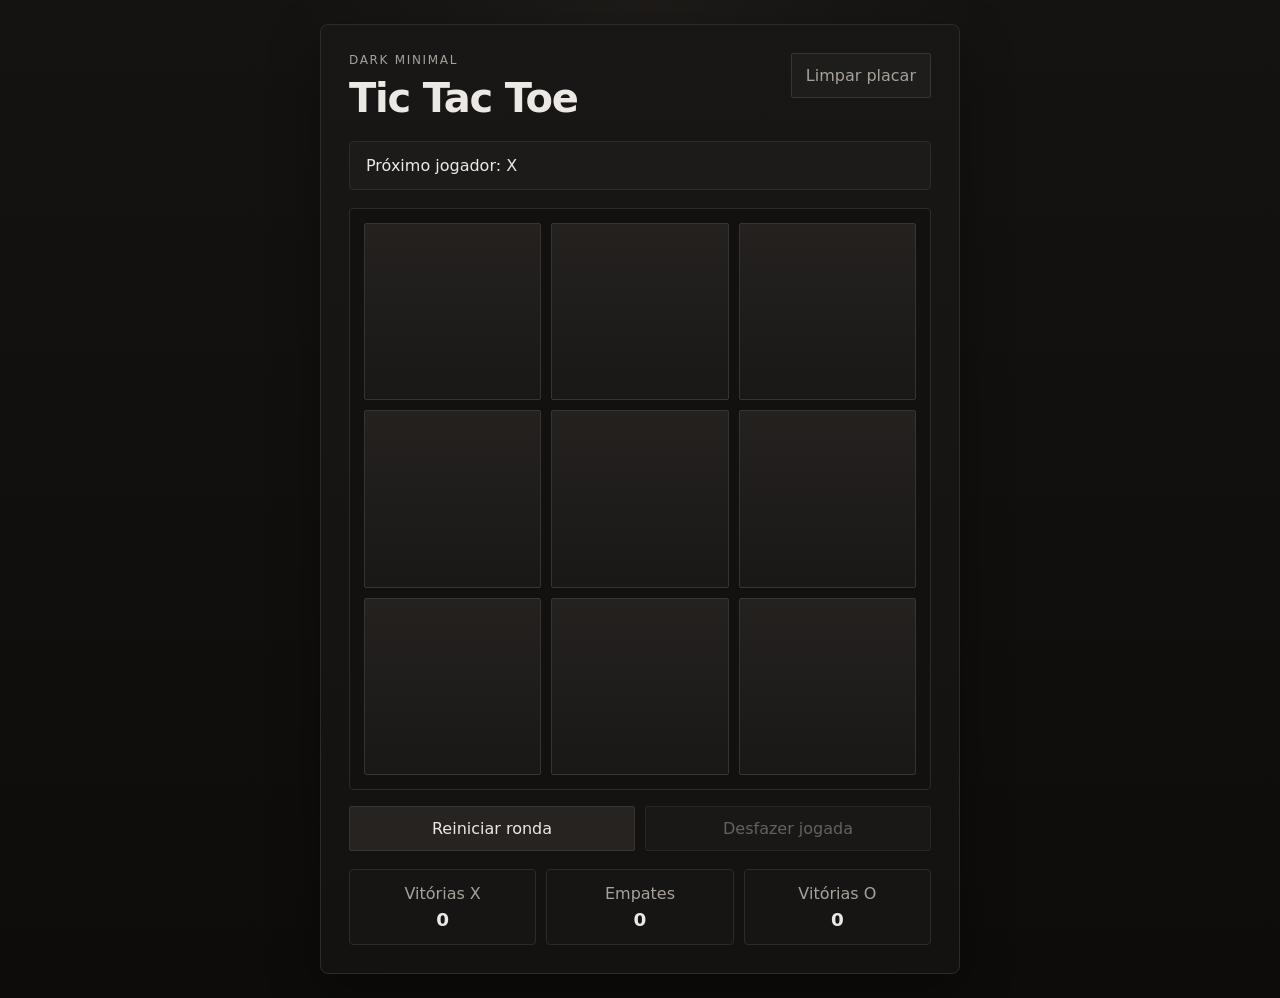
<file: games/Tic-tac-toe.html>
<!doctype html>
<html lang="pt-PT">
<head>
  <meta charset="UTF-8" />
  <meta name="viewport" content="width=device-width, initial-scale=1.0" />
  <meta name="description" content="Tic Tac Toe num único ficheiro HTML" />
  <title>Tic Tac Toe</title>
  <style>
    :root {
      --bg-1: #141312;
      --bg-2: #0d0c0b;
      --panel: #181716;
      --panel-2: #1d1b1a;
      --surface: #22201e;
      --line: #2d2a28;
      --line-soft: #383431;
      --text: #ece8e4;
      --muted: #a8a19a;
      --accent: #8a7665;
      --accent-soft: #6f6257;
      --winner: #5c5148;
      --shadow: 0 18px 50px rgba(0, 0, 0, 0.34);
    }

    * { box-sizing: border-box; }

    html, body { min-height: 100%; }

    body {
      margin: 0;
      display: grid;
      place-items: center;
      padding: 24px;
      color: var(--text);
      font-family: Inter, system-ui, -apple-system, BlinkMacSystemFont, 'Segoe UI', sans-serif;
      background:
        radial-gradient(circle at top, rgba(138, 118, 101, 0.08), transparent 30%),
        linear-gradient(180deg, var(--bg-1) 0%, var(--bg-2) 100%);
    }

    .app {
      width: min(100%, 640px);
      background: linear-gradient(180deg, var(--panel) 0%, #131211 100%);
      border: 1px solid var(--line);
      border-radius: 8px;
      padding: 28px;
      box-shadow: var(--shadow);
    }

    .top {
      display: flex;
      justify-content: space-between;
      align-items: flex-start;
      gap: 16px;
      margin-bottom: 20px;
    }

    .eyebrow {
      margin: 0 0 8px;
      text-transform: uppercase;
      letter-spacing: 0.14em;
      font-size: 0.75rem;
      color: var(--muted);
    }

    h1, p { margin: 0; }

    h1 {
      font-size: clamp(1.9rem, 4vw, 2.5rem);
      font-weight: 700;
      letter-spacing: -0.03em;
    }

    .status {
      margin: 0 0 18px;
      padding: 14px 16px;
      border: 1px solid var(--line);
      border-radius: 4px;
      background: var(--panel-2);
      color: var(--text);
    }

    .board-wrap {
      padding: 14px;
      border: 1px solid var(--line);
      border-radius: 4px;
      background: #121110;
      margin-bottom: 16px;
    }

    .board {
      display: grid;
      grid-template-columns: repeat(3, 1fr);
      gap: 10px;
    }

    .square,
    .control {
      border: 1px solid var(--line-soft);
      border-radius: 2px;
      font: inherit;
    }

    .square {
      aspect-ratio: 1 / 1;
      background: linear-gradient(180deg, #24211f 0%, #1a1817 100%);
      color: var(--text);
      font-size: clamp(2.1rem, 8vw, 3.8rem);
      font-weight: 700;
      cursor: pointer;
      transition: background 0.18s ease, border-color 0.18s ease, transform 0.1s ease;
    }

    .square:hover:enabled {
      background: #2a2725;
      border-color: var(--accent-soft);
      transform: translateY(-1px);
    }

    .square:disabled {
      cursor: not-allowed;
      opacity: 1;
    }

    .square.winner {
      background: linear-gradient(180deg, var(--winner) 0%, #4a413a 100%);
      border-color: var(--accent);
    }

    .controls {
      display: grid;
      grid-template-columns: 1fr 1fr;
      gap: 10px;
    }

    .control {
      padding: 12px 14px;
      cursor: pointer;
      background: #262321;
      color: var(--text);
      transition: background 0.18s ease, border-color 0.18s ease, transform 0.1s ease;
    }

    .control:hover {
      background: #2d2926;
      border-color: var(--accent-soft);
      transform: translateY(-1px);
    }

    .control.secondary {
      background: #1f1d1b;
      color: var(--muted);
    }

    .control.secondary:hover {
      background: #272422;
    }

    .score {
      margin-top: 18px;
      display: grid;
      grid-template-columns: repeat(3, 1fr);
      gap: 10px;
    }

    .score div {
      background: #161514;
      border: 1px solid var(--line);
      border-radius: 4px;
      padding: 14px 12px;
      text-align: center;
      color: var(--muted);
    }

    .score strong {
      display: block;
      margin-top: 6px;
      font-size: 1.15rem;
      color: var(--text);
      font-weight: 700;
    }

    @media (max-width: 560px) {
      .app {
        padding: 20px;
      }

      .top {
        flex-direction: column;
        align-items: stretch;
      }

      .controls,
      .score {
        grid-template-columns: 1fr;
      }
    }
  </style>
</head>
<body>
  <main class="app">
    <div class="top">
      <div>
        <p class="eyebrow">Dark minimal</p>
        <h1>Tic Tac Toe</h1>
      </div>
      <button id="resetAll" class="control secondary" type="button">Limpar placar</button>
    </div>

    <p id="status" class="status">Próximo jogador: X</p>

    <section class="board-wrap">
      <section id="board" class="board" aria-label="Tabuleiro Tic Tac Toe"></section>
    </section>

    <div class="controls">
      <button id="resetRound" class="control" type="button">Reiniciar ronda</button>
      <button id="undoMove" class="control secondary" type="button">Desfazer jogada</button>
    </div>

    <section class="score" aria-label="Placar">
      <div>Vitórias X<strong id="scoreX">0</strong></div>
      <div>Empates<strong id="scoreDraw">0</strong></div>
      <div>Vitórias O<strong id="scoreO">0</strong></div>
    </section>
  </main>

  <script>
    const boardEl = document.getElementById('board')
    const statusEl = document.getElementById('status')
    const scoreXEl = document.getElementById('scoreX')
    const scoreOEl = document.getElementById('scoreO')
    const scoreDrawEl = document.getElementById('scoreDraw')
    const resetRoundBtn = document.getElementById('resetRound')
    const resetAllBtn = document.getElementById('resetAll')
    const undoMoveBtn = document.getElementById('undoMove')

    const winningLines = [
      [0, 1, 2], [3, 4, 5], [6, 7, 8],
      [0, 3, 6], [1, 4, 7], [2, 5, 8],
      [0, 4, 8], [2, 4, 6]
    ]

    let board = Array(9).fill('')
    let currentPlayer = 'X'
    let gameOver = false
    let moveHistory = []
    let score = { X: 0, O: 0, draw: 0 }

    function getWinner() {
      for (const line of winningLines) {
        const [a, b, c] = line
        if (board[a] && board[a] === board[b] && board[a] === board[c]) {
          return { player: board[a], line }
        }
      }
      return null
    }

    function updateScore() {
      scoreXEl.textContent = score.X
      scoreOEl.textContent = score.O
      scoreDrawEl.textContent = score.draw
    }

    function updateStatus(message) {
      statusEl.textContent = message
    }

    function render() {
      const winner = getWinner()
      boardEl.innerHTML = ''

      for (let i = 0; i < 9; i++) {
        const btn = document.createElement('button')
        btn.type = 'button'
        btn.className = 'square'
        btn.textContent = board[i]
        btn.disabled = Boolean(board[i]) || gameOver
        btn.setAttribute('aria-label', board[i] ? `Casa ocupada por ${board[i]}` : 'Casa vazia')

        if (winner && winner.line.includes(i)) {
          btn.classList.add('winner')
        }

        btn.addEventListener('click', () => play(i))
        boardEl.appendChild(btn)
      }

      undoMoveBtn.disabled = moveHistory.length === 0
      undoMoveBtn.style.opacity = moveHistory.length === 0 ? '0.55' : '1'
      undoMoveBtn.style.cursor = moveHistory.length === 0 ? 'not-allowed' : 'pointer'
    }

    function finishGame(winner) {
      gameOver = true
      if (winner) {
        score[winner.player] += 1
        updateStatus(`Vencedor: ${winner.player}`)
      } else {
        score.draw += 1
        updateStatus('Empate')
      }
      updateScore()
      render()
    }

    function play(index) {
      if (board[index] || gameOver) return

      moveHistory.push({ board: [...board], currentPlayer, gameOver })
      board[index] = currentPlayer

      const winner = getWinner()
      if (winner) {
        finishGame(winner)
        return
      }

      if (board.every(Boolean)) {
        finishGame(null)
        return
      }

      currentPlayer = currentPlayer === 'X' ? 'O' : 'X'
      updateStatus(`Próximo jogador: ${currentPlayer}`)
      render()
    }

    function resetRound() {
      board = Array(9).fill('')
      currentPlayer = 'X'
      gameOver = false
      moveHistory = []
      updateStatus('Próximo jogador: X')
      render()
    }

    function resetAll() {
      score = { X: 0, O: 0, draw: 0 }
      updateScore()
      resetRound()
    }

    function undoMove() {
      if (moveHistory.length === 0) return
      const previous = moveHistory.pop()
      board = previous.board
      currentPlayer = previous.currentPlayer
      gameOver = previous.gameOver
      updateStatus(`Próximo jogador: ${currentPlayer}`)
      render()
    }

    resetRoundBtn.addEventListener('click', resetRound)
    resetAllBtn.addEventListener('click', resetAll)
    undoMoveBtn.addEventListener('click', undoMove)

    updateScore()
    render()
  </script>
</body>
</html>
</file>
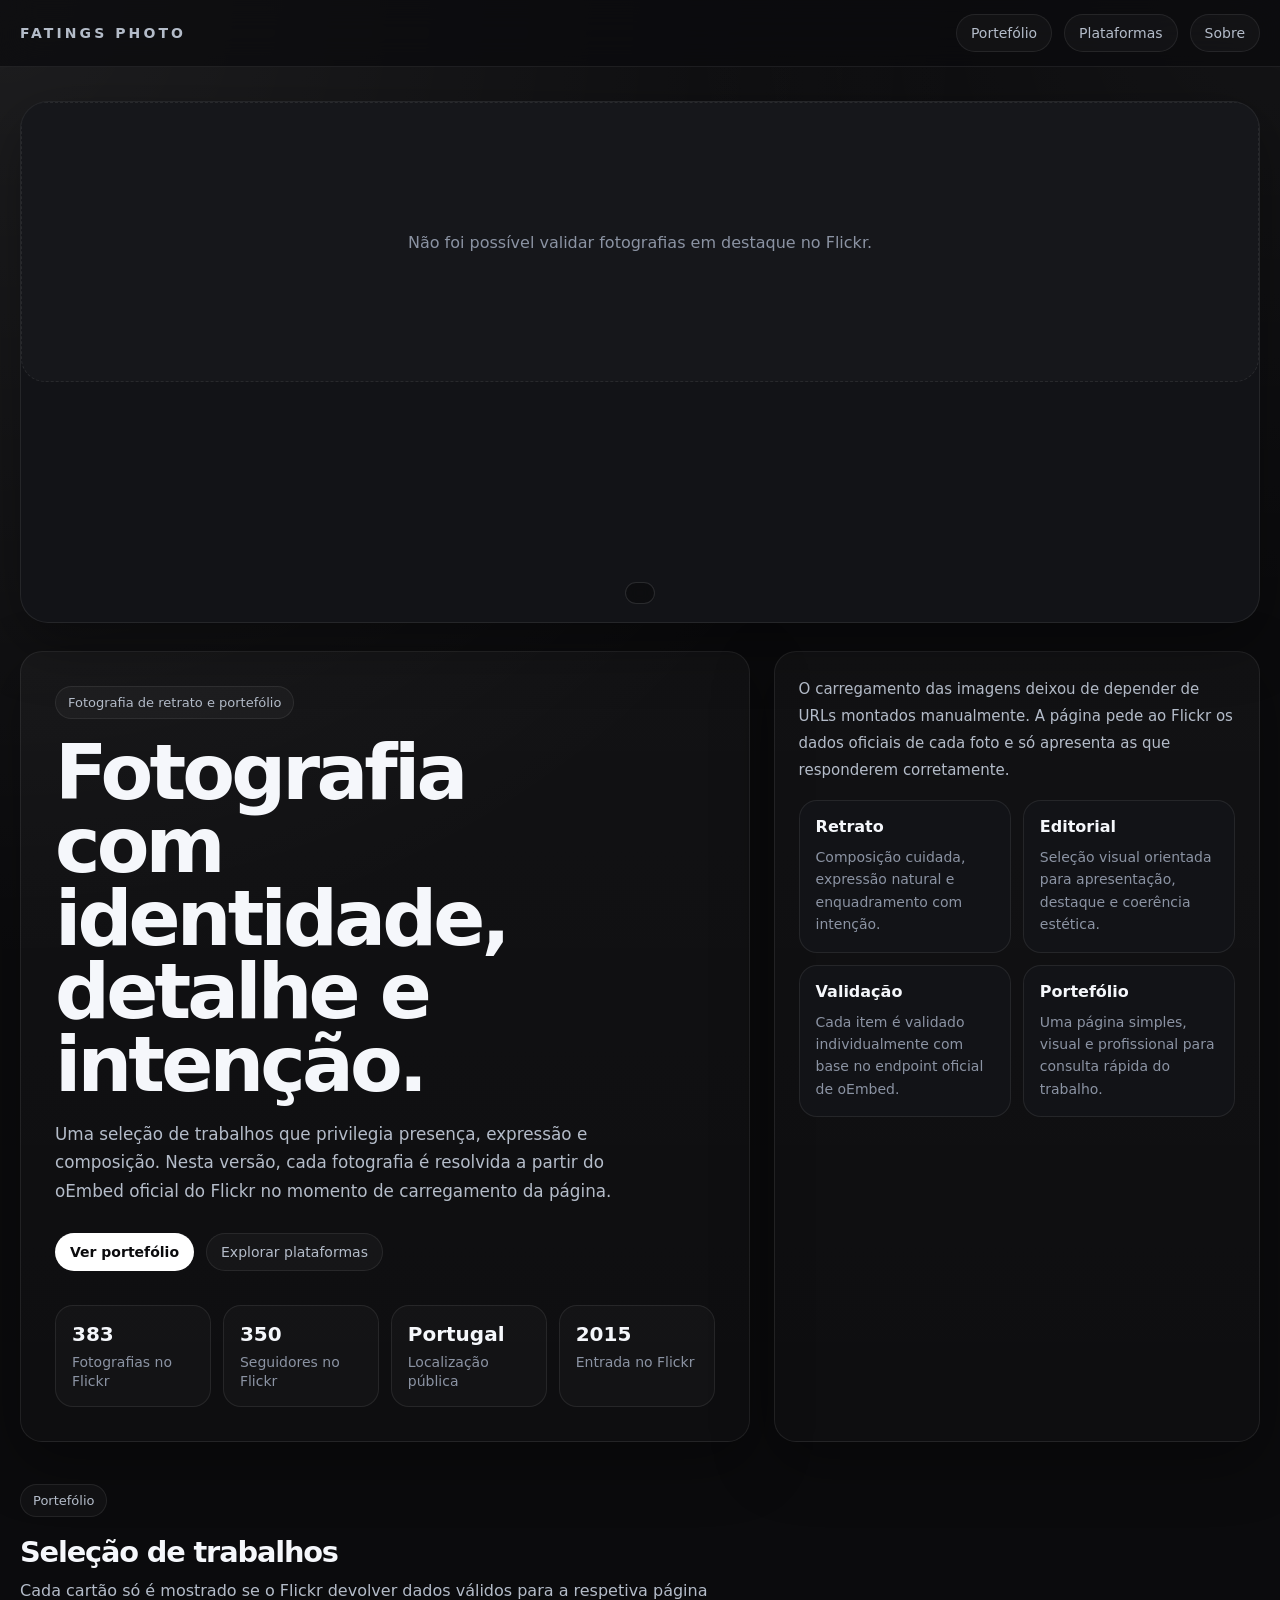
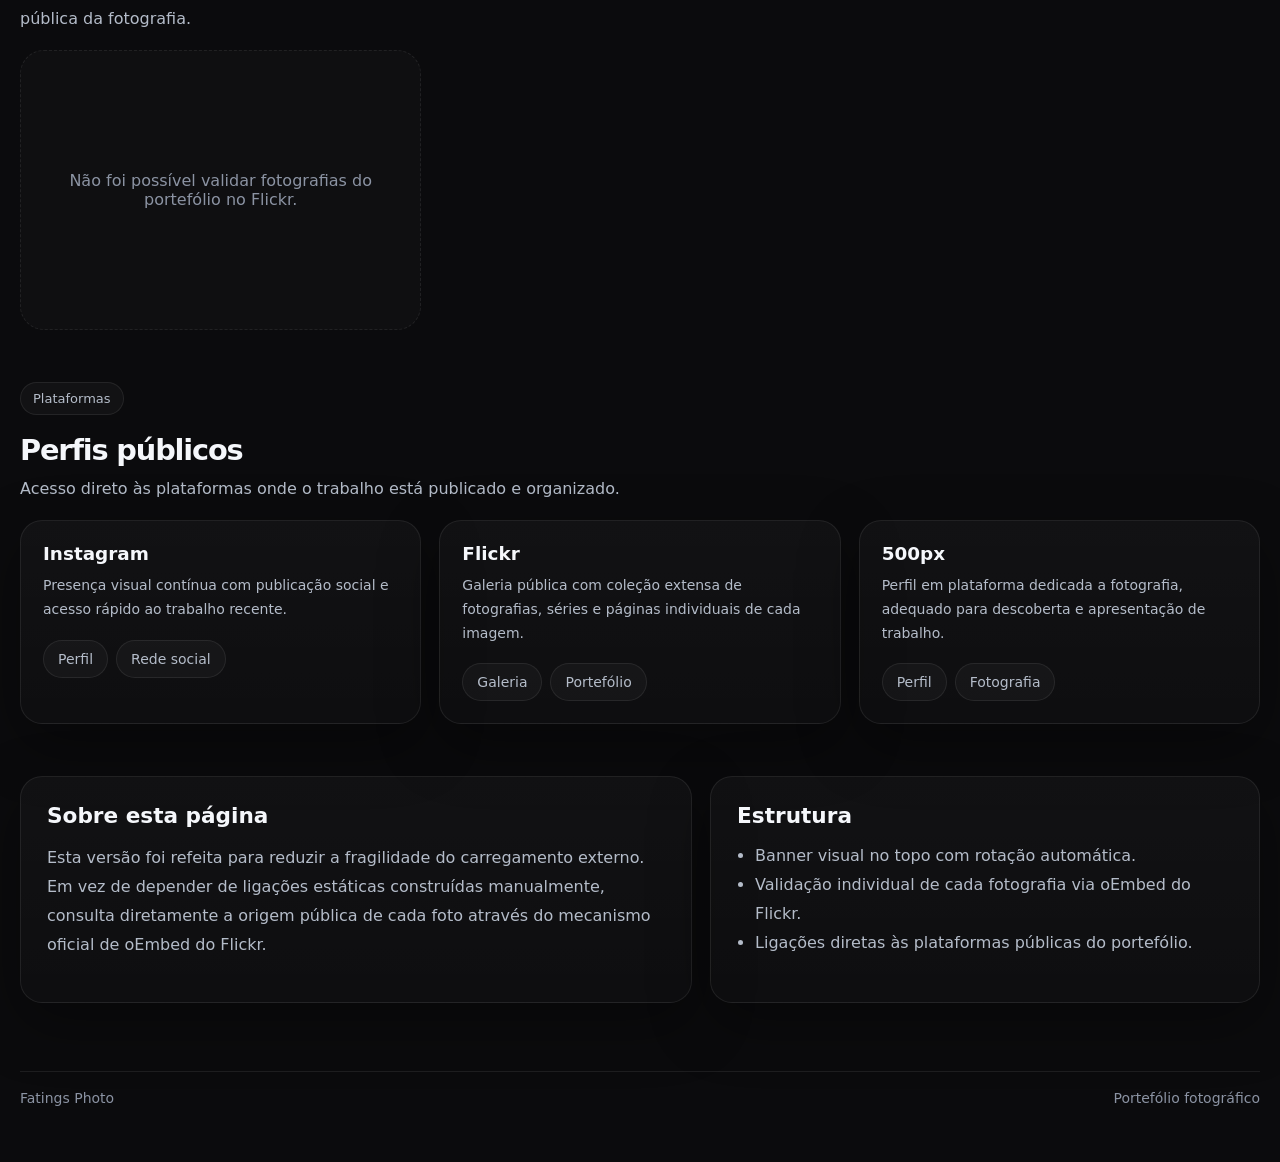
<file: pages/photography.html>
<!DOCTYPE html>
<html lang="pt-PT">
<head>
  <meta charset="UTF-8" />
  <meta name="viewport" content="width=device-width, initial-scale=1.0" />
  <title>Fatings Photo | Portefólio</title>
  <meta name="description" content="Portefólio fotográfico com imagens carregadas a partir do oEmbed oficial do Flickr." />
  <style>
    :root {
      --bg: #0b0b0d;
      --panel: #121317;
      --line: rgba(255,255,255,.08);
      --text: #f5f7fb;
      --muted: #b4bcc9;
      --soft: #8b93a3;
      --radius: 22px;
      --max: 1240px;
      --shadow: 0 20px 60px rgba(0,0,0,.35);
    }
    * { box-sizing: border-box; }
    html { scroll-behavior: smooth; }
    body {
      margin: 0;
      color: var(--text);
      font-family: Inter, ui-sans-serif, system-ui, -apple-system, BlinkMacSystemFont, "Segoe UI", sans-serif;
      background:
        radial-gradient(circle at top left, rgba(255,255,255,.08), transparent 32%),
        radial-gradient(circle at top right, rgba(255,255,255,.04), transparent 20%),
        var(--bg);
    }
    a { color: inherit; text-decoration: none; }
    img { display: block; max-width: 100%; }
    .container { width: min(calc(100% - 32px), var(--max)); margin: 0 auto; }

    .topbar {
      position: sticky; top: 0; z-index: 20;
      backdrop-filter: blur(18px);
      background: rgba(11,11,13,.72);
      border-bottom: 1px solid var(--line);
    }
    .topbar-inner {
      display: flex; align-items: center; justify-content: space-between; gap: 16px;
      padding: 14px 0;
    }
    .brand {
      font-size: 14px; letter-spacing: .22em; text-transform: uppercase;
      color: var(--muted); font-weight: 700;
    }
    .nav { display: flex; flex-wrap: wrap; gap: 12px; }
    .nav a, .btn, .pill {
      border: 1px solid var(--line);
      background: rgba(255,255,255,.03);
      border-radius: 999px;
      padding: 10px 14px;
      font-size: 14px;
      color: var(--muted);
      transition: .2s ease;
    }
    .nav a:hover, .btn:hover, .social-card:hover, .gallery-item:hover {
      border-color: rgba(255,255,255,.2);
      background: rgba(255,255,255,.06);
      transform: translateY(-2px);
    }

    .hero { padding: 34px 0 24px; }
    .hero-banner {
      width: 100%; position: relative; overflow: hidden; min-height: 520px;
      border-radius: 28px; border: 1px solid var(--line); box-shadow: var(--shadow);
      background: var(--panel); margin-bottom: 28px;
    }
    .hero-slider { position: relative; width: 100%; height: 520px; }
    .hero-slide { position: absolute; inset: 0; opacity: 0; transition: opacity .9s ease; }
    .hero-slide.active { opacity: 1; z-index: 2; }
    .hero-slide a, .hero-slide img {
      width: 100%; height: 100%; display: block;
    }
    .hero-slide img { object-fit: cover; }
    .hero-dots {
      position: absolute; left: 50%; bottom: 18px; transform: translateX(-50%);
      display: flex; gap: 10px; z-index: 3; padding: 10px 14px;
      border-radius: 999px; background: rgba(0,0,0,.28);
      backdrop-filter: blur(10px); border: 1px solid rgba(255,255,255,.12);
    }
    .hero-dot {
      width: 10px; height: 10px; border-radius: 50%; border: none; padding: 0;
      background: rgba(255,255,255,.35); cursor: pointer;
      transition: transform .2s ease, background .2s ease;
    }
    .hero-dot.active { background: #fff; transform: scale(1.15); }

    .hero-grid { display: grid; grid-template-columns: 1.2fr .8fr; gap: 24px; }
    .hero-main, .hero-side, .section-card, .social-card {
      background: linear-gradient(180deg, rgba(255,255,255,.03), rgba(255,255,255,.015));
      border: 1px solid var(--line); border-radius: var(--radius); box-shadow: var(--shadow);
    }
    .hero-main {
      padding: 34px; min-height: 420px;
      display: flex; flex-direction: column; justify-content: space-between;
    }
    .hero-side { padding: 24px; display: grid; gap: 16px; align-content: start; }
    .eyebrow {
      display: inline-flex; align-items: center; gap: 8px; width: fit-content; margin-bottom: 18px;
      border: 1px solid var(--line); border-radius: 999px; padding: 8px 12px;
      font-size: 13px; color: var(--muted); background: rgba(255,255,255,.03);
    }
    h1 {
      margin: 0; font-size: clamp(2.5rem, 6vw, 5.2rem); line-height: .95;
      letter-spacing: -0.05em; max-width: 10ch;
    }
    .lead {
      margin: 18px 0 0; max-width: 58ch; color: var(--muted);
      font-size: 1.05rem; line-height: 1.7;
    }
    .hero-actions { display: flex; flex-wrap: wrap; gap: 12px; margin-top: 28px; }
    .btn.primary {
      background: #fff; color: #0b0b0d; border-color: transparent; font-weight: 700;
    }
    .hero-stats { display: grid; grid-template-columns: repeat(4, 1fr); gap: 12px; margin-top: 34px; }
    .stat {
      padding: 16px; border-radius: 18px; border: 1px solid var(--line);
      background: rgba(255,255,255,.025);
    }
    .stat strong { display: block; font-size: 1.25rem; margin-bottom: 6px; }
    .stat span { color: var(--soft); font-size: 14px; }
    .quote { margin: 0; color: var(--muted); line-height: 1.8; font-size: 15px; }
    .mini-grid { display: grid; grid-template-columns: 1fr 1fr; gap: 12px; }
    .mini-card {
      border-radius: 18px; padding: 16px; background: var(--panel); border: 1px solid var(--line);
      min-height: 120px;
    }
    .mini-card strong { display: block; margin-bottom: 10px; font-size: 1rem; }
    .mini-card span { color: var(--soft); line-height: 1.6; font-size: 14px; }

    section { padding: 18px 0 34px; }
    .section-head {
      display: flex; justify-content: space-between; align-items: end; gap: 16px; margin-bottom: 18px;
    }
    .section-head h2 { margin: 0; font-size: clamp(1.8rem, 2vw, 2.5rem); letter-spacing: -0.04em; }
    .section-head p { margin: 8px 0 0; color: var(--muted); max-width: 72ch; line-height: 1.7; }

    .portfolio-grid { display: grid; grid-template-columns: repeat(3, 1fr); gap: 18px; }
    .gallery-item {
      position: relative; overflow: hidden; border-radius: 24px; min-height: 360px;
      border: 1px solid var(--line); background: var(--panel); box-shadow: var(--shadow);
      transition: .25s ease;
    }
    .gallery-item img {
      width: 100%; height: 100%; object-fit: cover;
      filter: saturate(1.03) contrast(1.02); transition: transform .6s ease;
    }
    .gallery-item:hover img { transform: scale(1.04); }
    .gallery-overlay {
      position: absolute; inset: auto 0 0 0; padding: 18px;
      background: linear-gradient(180deg, transparent, rgba(0,0,0,.78)); color: white;
    }
    .gallery-overlay small {
      display: block; color: rgba(255,255,255,.72); margin-bottom: 6px;
      font-size: 12px; letter-spacing: .08em; text-transform: uppercase;
    }
    .gallery-overlay strong { display: block; font-size: 1.05rem; letter-spacing: -0.02em; }

    .social-grid { display: grid; grid-template-columns: repeat(3, 1fr); gap: 18px; }
    .social-card { padding: 22px; transition: .2s ease; }
    .social-card h3 { margin: 0 0 10px; font-size: 1.15rem; }
    .social-card p { margin: 0; color: var(--muted); line-height: 1.7; font-size: 14px; }
    .social-meta { display: flex; flex-wrap: wrap; gap: 8px; margin-top: 18px; }

    .about-grid { display: grid; grid-template-columns: 1.1fr .9fr; gap: 18px; }
    .section-card { padding: 26px; }
    .section-card h3 { margin: 0 0 14px; font-size: 1.35rem; }
    .section-card p, .section-card li { color: var(--muted); line-height: 1.8; }
    .section-card ul { margin: 0; padding-left: 18px; }

    .loading-note, .error-note {
      display: flex; align-items: center; justify-content: center;
      min-height: 280px; border: 1px dashed var(--line); border-radius: 24px;
      color: var(--soft); text-align: center; padding: 24px; background: rgba(255,255,255,.02);
    }

    footer { padding: 34px 0 56px; color: var(--soft); font-size: 14px; }
    .footer-row {
      display: flex; justify-content: space-between; gap: 12px; flex-wrap: wrap;
      border-top: 1px solid var(--line); padding-top: 18px;
    }

    @media (max-width: 1080px) {
      .hero-grid, .about-grid, .social-grid, .portfolio-grid { grid-template-columns: 1fr 1fr; }
      .hero-stats { grid-template-columns: 1fr 1fr; }
    }
    @media (max-width: 720px) {
      .hero-grid, .about-grid, .social-grid, .portfolio-grid, .hero-stats, .mini-grid { grid-template-columns: 1fr; }
      .hero-banner { min-height: 300px; border-radius: 20px; }
      .hero-slider { height: 300px; }
      .gallery-item { min-height: 300px; }
      .topbar-inner, .section-head, .footer-row { align-items: start; }
    }
  </style>
</head>
<body>
  <header class="topbar">
    <div class="container topbar-inner">
      <a class="brand" href="#top">Fatings Photo</a>
      <nav class="nav">
        <a href="#portfolio">Portefólio</a>
        <a href="#plataformas">Plataformas</a>
        <a href="#sobre">Sobre</a>
      </nav>
    </div>
  </header>

  <main id="top">
    <section class="hero">
      <div class="container">
        <div class="hero-banner" aria-label="Fotografias em destaque">
          <div class="hero-slider" id="heroSlider">
            <div class="loading-note">A validar fotografias em destaque no Flickr…</div>
          </div>
          <div class="hero-dots" id="heroDots" aria-label="Navegação do destaque" hidden></div>
        </div>

        <div class="hero-grid">
          <section class="hero-main">
            <div>
              <span class="eyebrow">Fotografia de retrato e portefólio</span>
              <h1>Fotografia com identidade, detalhe e intenção.</h1>
              <p class="lead">Uma seleção de trabalhos que privilegia presença, expressão e composição. Nesta versão, cada fotografia é resolvida a partir do oEmbed oficial do Flickr no momento de carregamento da página.</p>
            </div>
            <div>
              <div class="hero-actions">
                <a class="btn primary" href="#portfolio">Ver portefólio</a>
                <a class="btn" href="#plataformas">Explorar plataformas</a>
              </div>
              <div class="hero-stats">
                <div class="stat"><strong>383</strong><span>Fotografias no Flickr</span></div>
                <div class="stat"><strong>350</strong><span>Seguidores no Flickr</span></div>
                <div class="stat"><strong>Portugal</strong><span>Localização pública</span></div>
                <div class="stat"><strong>2015</strong><span>Entrada no Flickr</span></div>
              </div>
            </div>
          </section>

          <aside class="hero-side">
            <p class="quote">O carregamento das imagens deixou de depender de URLs montados manualmente. A página pede ao Flickr os dados oficiais de cada foto e só apresenta as que responderem corretamente.</p>
            <div class="mini-grid">
              <div class="mini-card"><strong>Retrato</strong><span>Composição cuidada, expressão natural e enquadramento com intenção.</span></div>
              <div class="mini-card"><strong>Editorial</strong><span>Seleção visual orientada para apresentação, destaque e coerência estética.</span></div>
              <div class="mini-card"><strong>Validação</strong><span>Cada item é validado individualmente com base no endpoint oficial de oEmbed.</span></div>
              <div class="mini-card"><strong>Portefólio</strong><span>Uma página simples, visual e profissional para consulta rápida do trabalho.</span></div>
            </div>
          </aside>
        </div>
      </div>
    </section>

    <section id="portfolio">
      <div class="container">
        <div class="section-head">
          <div>
            <span class="eyebrow">Portefólio</span>
            <h2>Seleção de trabalhos</h2>
            <p>Cada cartão só é mostrado se o Flickr devolver dados válidos para a respetiva página pública da fotografia.</p>
          </div>
        </div>
        <div class="portfolio-grid" id="portfolioGrid">
          <div class="loading-note">A validar fotografias do portefólio no Flickr…</div>
        </div>
      </div>
    </section>

    <section id="plataformas">
      <div class="container">
        <div class="section-head">
          <div>
            <span class="eyebrow">Plataformas</span>
            <h2>Perfis públicos</h2>
            <p>Acesso direto às plataformas onde o trabalho está publicado e organizado.</p>
          </div>
        </div>
        <div class="social-grid">
          <a class="social-card" href="https://www.instagram.com/fatingsphoto/" target="_blank" rel="noreferrer">
            <h3>Instagram</h3>
            <p>Presença visual contínua com publicação social e acesso rápido ao trabalho recente.</p>
            <div class="social-meta"><span class="pill">Perfil</span><span class="pill">Rede social</span></div>
          </a>
          <a class="social-card" href="https://www.flickr.com/photos/fatings" target="_blank" rel="noreferrer">
            <h3>Flickr</h3>
            <p>Galeria pública com coleção extensa de fotografias, séries e páginas individuais de cada imagem.</p>
            <div class="social-meta"><span class="pill">Galeria</span><span class="pill">Portefólio</span></div>
          </a>
          <a class="social-card" href="https://500px.com/p/fatings?view=photos" target="_blank" rel="noreferrer">
            <h3>500px</h3>
            <p>Perfil em plataforma dedicada a fotografia, adequado para descoberta e apresentação de trabalho.</p>
            <div class="social-meta"><span class="pill">Perfil</span><span class="pill">Fotografia</span></div>
          </a>
        </div>
      </div>
    </section>

    <section id="sobre">
      <div class="container about-grid">
        <article class="section-card">
          <h3>Sobre esta página</h3>
          <p>Esta versão foi refeita para reduzir a fragilidade do carregamento externo. Em vez de depender de ligações estáticas construídas manualmente, consulta diretamente a origem pública de cada foto através do mecanismo oficial de oEmbed do Flickr.</p>
        </article>
        <article class="section-card">
          <h3>Estrutura</h3>
          <ul>
            <li>Banner visual no topo com rotação automática.</li>
            <li>Validação individual de cada fotografia via oEmbed do Flickr.</li>
            <li>Ligações diretas às plataformas públicas do portefólio.</li>
          </ul>
        </article>
      </div>
    </section>
  </main>

  <footer>
    <div class="container footer-row">
      <span>Fatings Photo</span>
      <span>Portefólio fotográfico</span>
    </div>
  </footer>

  <script>
    const bannerPhotoPages = [
      "https://www.flickr.com/photos/fatings/24021693100/",
      "https://www.flickr.com/photos/fatings/25294271242/",
      "https://www.flickr.com/photos/fatings/25000475216/",
      "https://www.flickr.com/photos/fatings/34281535771/",
      "https://www.flickr.com/photos/fatings/22791102202/"
    ];

    const portfolioPhotoPages = [
      "https://www.flickr.com/photos/fatings/32776863583/",
      "https://www.flickr.com/photos/fatings/32690260552/",
      "https://www.flickr.com/photos/fatings/34281535771/",
      "https://www.flickr.com/photos/fatings/25000475216/",
      "https://www.flickr.com/photos/fatings/27712771185/",
      "https://www.flickr.com/photos/fatings/24361981631/",
      "https://www.flickr.com/photos/fatings/25294271242/",
      "https://www.flickr.com/photos/fatings/22791102202/",
      "https://www.flickr.com/photos/fatings/33010656605/"
    ];

    function fetchFlickrOEmbed(photoPageUrl) {
      return new Promise((resolve, reject) => {
        const callbackName = "flickrOEmbed_" + Math.random().toString(36).slice(2);
        const script = document.createElement("script");
        const timeout = window.setTimeout(() => {
          cleanup();
          reject(new Error("Timeout a validar " + photoPageUrl));
        }, 12000);

        function cleanup() {
          window.clearTimeout(timeout);
          if (script.parentNode) script.parentNode.removeChild(script);
          try { delete window[callbackName]; } catch (e) { window[callbackName] = undefined; }
        }

        window[callbackName] = function (data) {
          cleanup();
          if (data && data.url && data.title) {
            data.source_url = photoPageUrl;
            resolve(data);
          } else {
            reject(new Error("Resposta inválida de oEmbed"));
          }
        };

        script.onerror = function () {
          cleanup();
          reject(new Error("Erro a carregar oEmbed"));
        };

        const endpoint = "https://www.flickr.com/services/oembed/?format=json&maxwidth=1600&url=" +
          encodeURIComponent(photoPageUrl) +
          "&jsoncallback=" + callbackName;

        script.src = endpoint;
        document.body.appendChild(script);
      });
    }

    async function loadValidatedItems(urls) {
      const results = await Promise.allSettled(urls.map(fetchFlickrOEmbed));
      return results
        .filter(result => result.status === "fulfilled")
        .map(result => result.value);
    }

    function renderBanner(items) {
      const slider = document.getElementById("heroSlider");
      const dotsWrap = document.getElementById("heroDots");
      slider.innerHTML = "";
      dotsWrap.innerHTML = "";

      if (!items.length) {
        slider.innerHTML = '<div class="error-note">Não foi possível validar fotografias em destaque no Flickr.</div>';
        dotsWrap.hidden = true;
        return;
      }

      items.forEach((item, index) => {
        const slide = document.createElement("div");
        slide.className = "hero-slide" + (index === 0 ? " active" : "");
        const link = document.createElement("a");
        link.href = item.source_url || item.url;
        link.target = "_blank";
        link.rel = "noreferrer";
        link.setAttribute("aria-label", item.title);
        const image = document.createElement("img");
        image.src = item.url;
        image.alt = item.title;
        link.appendChild(image);
        slide.appendChild(link);
        slider.appendChild(slide);

        const dot = document.createElement("button");
        dot.className = "hero-dot" + (index === 0 ? " active" : "");
        dot.setAttribute("aria-label", "Imagem " + (index + 1));
        dotsWrap.appendChild(dot);
      });

      dotsWrap.hidden = items.length < 2;

      const slides = Array.from(slider.querySelectorAll(".hero-slide"));
      const dots = Array.from(dotsWrap.querySelectorAll(".hero-dot"));
      let index = 0;
      let timer = null;

      function showSlide(nextIndex) {
        slides[index].classList.remove("active");
        dots[index].classList.remove("active");
        index = (nextIndex + slides.length) % slides.length;
        slides[index].classList.add("active");
        dots[index].classList.add("active");
      }

      function startAuto() {
        stopAuto();
        timer = window.setInterval(() => showSlide(index + 1), 4200);
      }

      function stopAuto() {
        if (timer) window.clearInterval(timer);
      }

      dots.forEach((dot, dotIndex) => {
        dot.addEventListener("click", () => {
          showSlide(dotIndex);
          startAuto();
        });
      });

      startAuto();
    }

    function renderPortfolio(items) {
      const grid = document.getElementById("portfolioGrid");
      grid.innerHTML = "";

      if (!items.length) {
        grid.innerHTML = '<div class="error-note">Não foi possível validar fotografias do portefólio no Flickr.</div>';
        return;
      }

      items.forEach(item => {
        const card = document.createElement("a");
        card.className = "gallery-item";
        card.href = item.source_url || item.url;
        card.target = "_blank";
        card.rel = "noreferrer";
        const image = document.createElement("img");
        image.src = item.url;
        image.alt = item.title;
        const overlay = document.createElement("div");
        overlay.className = "gallery-overlay";
        const small = document.createElement("small");
        small.textContent = "Flickr";
        const strong = document.createElement("strong");
        strong.textContent = item.title;
        overlay.appendChild(small);
        overlay.appendChild(strong);
        card.appendChild(image);
        card.appendChild(overlay);
        grid.appendChild(card);
      });
    }

    (async function init() {
      const [bannerItems, portfolioItems] = await Promise.all([
        loadValidatedItems(bannerPhotoPages),
        loadValidatedItems(portfolioPhotoPages)
      ]);

      renderBanner(bannerItems);
      renderPortfolio(portfolioItems);
    })();
  </script>
</body>
</html>
</file>
<file: styles.css>
:root {
  --bg: #0b1020;
  --bg-soft: #111936;
  --surface: rgba(255, 255, 255, 0.06);
  --surface-strong: rgba(255, 255, 255, 0.1);
  --border: rgba(255, 255, 255, 0.12);
  --text: #f5f7ff;
  --muted: #b2bdd6;
  --primary: #7c9cff;
  --primary-strong: #5f84ff;
  --accent: #65e4c6;
  --shadow: 0 20px 60px rgba(0, 0, 0, 0.35);
  --radius: 24px;
  --container: 1120px;
}

* {
  box-sizing: border-box;
}

html {
  scroll-behavior: smooth;
}

body {
  margin: 0;
  font-family: "Inter", sans-serif;
  color: var(--text);
  background:
    radial-gradient(circle at top left, rgba(124, 156, 255, 0.22), transparent 30%),
    radial-gradient(circle at 85% 15%, rgba(101, 228, 198, 0.16), transparent 20%),
    linear-gradient(180deg, #070b16 0%, #0b1020 45%, #0c1224 100%);
  min-height: 100vh;
  overflow-x: hidden;
}

a {
  color: inherit;
  text-decoration: none;
}

.container {
  width: min(var(--container), calc(100% - 32px));
  margin: 0 auto;
}

.background-glow {
  position: fixed;
  inset: auto;
  width: 320px;
  height: 320px;
  border-radius: 999px;
  filter: blur(90px);
  opacity: 0.22;
  pointer-events: none;
  z-index: 0;
}

.glow-1 {
  top: 80px;
  left: -80px;
  background: var(--primary);
}

.glow-2 {
  right: -80px;
  bottom: 80px;
  background: var(--accent);
}

.site-header,
.hero,
.section,
.site-footer {
  position: relative;
  z-index: 1;
}

.site-header {
  padding: 20px 0;
}

.header-inner {
  display: flex;
  align-items: center;
  justify-content: space-between;
  gap: 16px;
}

.brand {
  font-size: 1rem;
  font-weight: 800;
  letter-spacing: 0.04em;
}

.nav {
  display: flex;
  align-items: center;
  gap: 18px;
}

.nav a {
  color: var(--muted);
  font-weight: 500;
}

.nav a:hover {
  color: var(--text);
}

.nav-button {
  padding: 10px 14px;
  background: var(--surface);
  border: 1px solid var(--border);
  border-radius: 999px;
}

.hero {
  padding: 56px 0 36px;
}

.hero-grid {
  display: grid;
  grid-template-columns: 1.1fr 0.9fr;
  gap: 32px;
  align-items: center;
}

.eyebrow {
  margin: 0 0 14px;
  color: var(--accent);
  text-transform: uppercase;
  letter-spacing: 0.18em;
  font-size: 0.78rem;
  font-weight: 700;
}

h1,
h2,
h3,
p {
  margin-top: 0;
}

h1 {
  font-size: clamp(2.8rem, 7vw, 5.6rem);
  line-height: 0.95;
  letter-spacing: -0.04em;
  margin-bottom: 18px;
}

.gradient-text {
  display: block;
  background: linear-gradient(135deg, #ffffff 0%, #9eb2ff 45%, #65e4c6 100%);
  -webkit-background-clip: text;
  background-clip: text;
  color: transparent;
}

.hero-text {
  max-width: 640px;
  font-size: 1.08rem;
  line-height: 1.7;
  color: var(--muted);
  margin-bottom: 28px;
}

.hero-actions {
  display: flex;
  flex-wrap: wrap;
  gap: 14px;
  margin-bottom: 22px;
}

.button {
  display: inline-flex;
  align-items: center;
  justify-content: center;
  min-height: 48px;
  padding: 0 18px;
  border-radius: 999px;
  font-weight: 700;
  transition: transform 160ms ease, opacity 160ms ease, background 160ms ease;
}

.button:hover {
  transform: translateY(-1px);
}

.button-primary {
  color: #08111f;
  background: linear-gradient(135deg, var(--accent), #9af0db);
}

.button-secondary {
  color: var(--text);
  background: var(--surface);
  border: 1px solid var(--border);
}

.hero-note {
  display: inline-flex;
  align-items: center;
  gap: 10px;
  color: var(--muted);
  min-height: 24px;
}

.status-dot {
  width: 10px;
  height: 10px;
  border-radius: 999px;
  background: var(--accent);
  box-shadow: 0 0 18px rgba(101, 228, 198, 0.8);
}

.hero-card {
  background: linear-gradient(180deg, rgba(255,255,255,0.08), rgba(255,255,255,0.04));
  border: 1px solid var(--border);
  border-radius: 28px;
  padding: 22px;
  box-shadow: var(--shadow);
  backdrop-filter: blur(12px);
}

.window {
  background: rgba(8, 12, 24, 0.88);
  border: 1px solid rgba(255,255,255,0.08);
  border-radius: 20px;
  overflow: hidden;
  margin-bottom: 18px;
}

.window-top {
  display: flex;
  gap: 8px;
  padding: 14px 16px;
  border-bottom: 1px solid rgba(255,255,255,0.06);
}

.window-top span {
  width: 10px;
  height: 10px;
  border-radius: 999px;
  background: rgba(255,255,255,0.2);
}

.code-block {
  padding: 20px 16px 22px;
  font-family: ui-monospace, SFMono-Regular, Menlo, Consolas, monospace;
  color: #dfe7ff;
}

.code-block p {
  margin: 0 0 10px;
}

.code-muted {
  color: #8ea2d8;
}

.code-accent {
  color: var(--accent);
}

.mini-stats {
  display: grid;
  grid-template-columns: repeat(3, 1fr);
  gap: 12px;
}

.stat-card,
.feature-card,
.cta-card {
  background: var(--surface);
  border: 1px solid var(--border);
  border-radius: var(--radius);
}

.stat-card {
  padding: 16px;
}

.stat-card strong {
  display: block;
  font-size: 1.4rem;
  margin-bottom: 6px;
}

.stat-card span {
  color: var(--muted);
  font-size: 0.95rem;
}

.section {
  padding: 52px 0;
}

.section-heading {
  max-width: 720px;
  margin-bottom: 24px;
}

.section-heading h2 {
  font-size: clamp(2rem, 4vw, 3rem);
  line-height: 1.05;
  margin-bottom: 12px;
}

.section-heading p {
  color: var(--muted);
  line-height: 1.7;
}

.feature-grid {
  display: grid;
  grid-template-columns: repeat(3, 1fr);
  gap: 18px;
}

.feature-card {
  padding: 22px;
}

.feature-card h3 {
  margin-bottom: 10px;
  font-size: 1.15rem;
}

.feature-card p {
  color: var(--muted);
  line-height: 1.7;
  margin-bottom: 0;
}

.feature-card-game {
  display: flex;
  flex-direction: column;
  gap: 10px;
}

.game-tag {
  display: inline-flex;
  align-items: center;
  width: fit-content;
  padding: 6px 10px;
  border-radius: 999px;
  background: rgba(101, 228, 198, 0.12);
  border: 1px solid rgba(101, 228, 198, 0.22);
  color: var(--accent);
  font-size: 0.78rem;
  font-weight: 800;
  letter-spacing: 0.08em;
  text-transform: uppercase;
}

.text-link {
  color: var(--text);
  font-weight: 700;
}

.text-link:hover {
  color: var(--accent);
}

.section-cta {
  padding-top: 20px;
  padding-bottom: 72px;
}

.cta-card {
  padding: 32px;
  text-align: center;
  box-shadow: var(--shadow);
}

.cta-card h2 {
  font-size: clamp(2rem, 4vw, 3rem);
  margin-bottom: 12px;
}

.cta-card p {
  color: var(--muted);
  margin-bottom: 22px;
  line-height: 1.7;
}

.site-footer {
  padding: 0 0 28px;
}

.footer-inner {
  display: flex;
  justify-content: space-between;
  gap: 16px;
  color: var(--muted);
  border-top: 1px solid rgba(255,255,255,0.08);
  padding-top: 22px;
}

@media (max-width: 900px) {
  .hero-grid,
  .feature-grid,
  .mini-stats {
    grid-template-columns: 1fr;
  }

  .hero {
    padding-top: 34px;
  }
}

@media (max-width: 700px) {
  .header-inner,
  .footer-inner {
    flex-direction: column;
    align-items: flex-start;
  }

  .nav {
    flex-wrap: wrap;
    gap: 12px;
  }

  .cta-card,
  .hero-card,
  .feature-card,
  .stat-card {
    padding: 20px;
  }

  .container {
    width: min(100% - 20px, var(--container));
  }
  }
</file>
